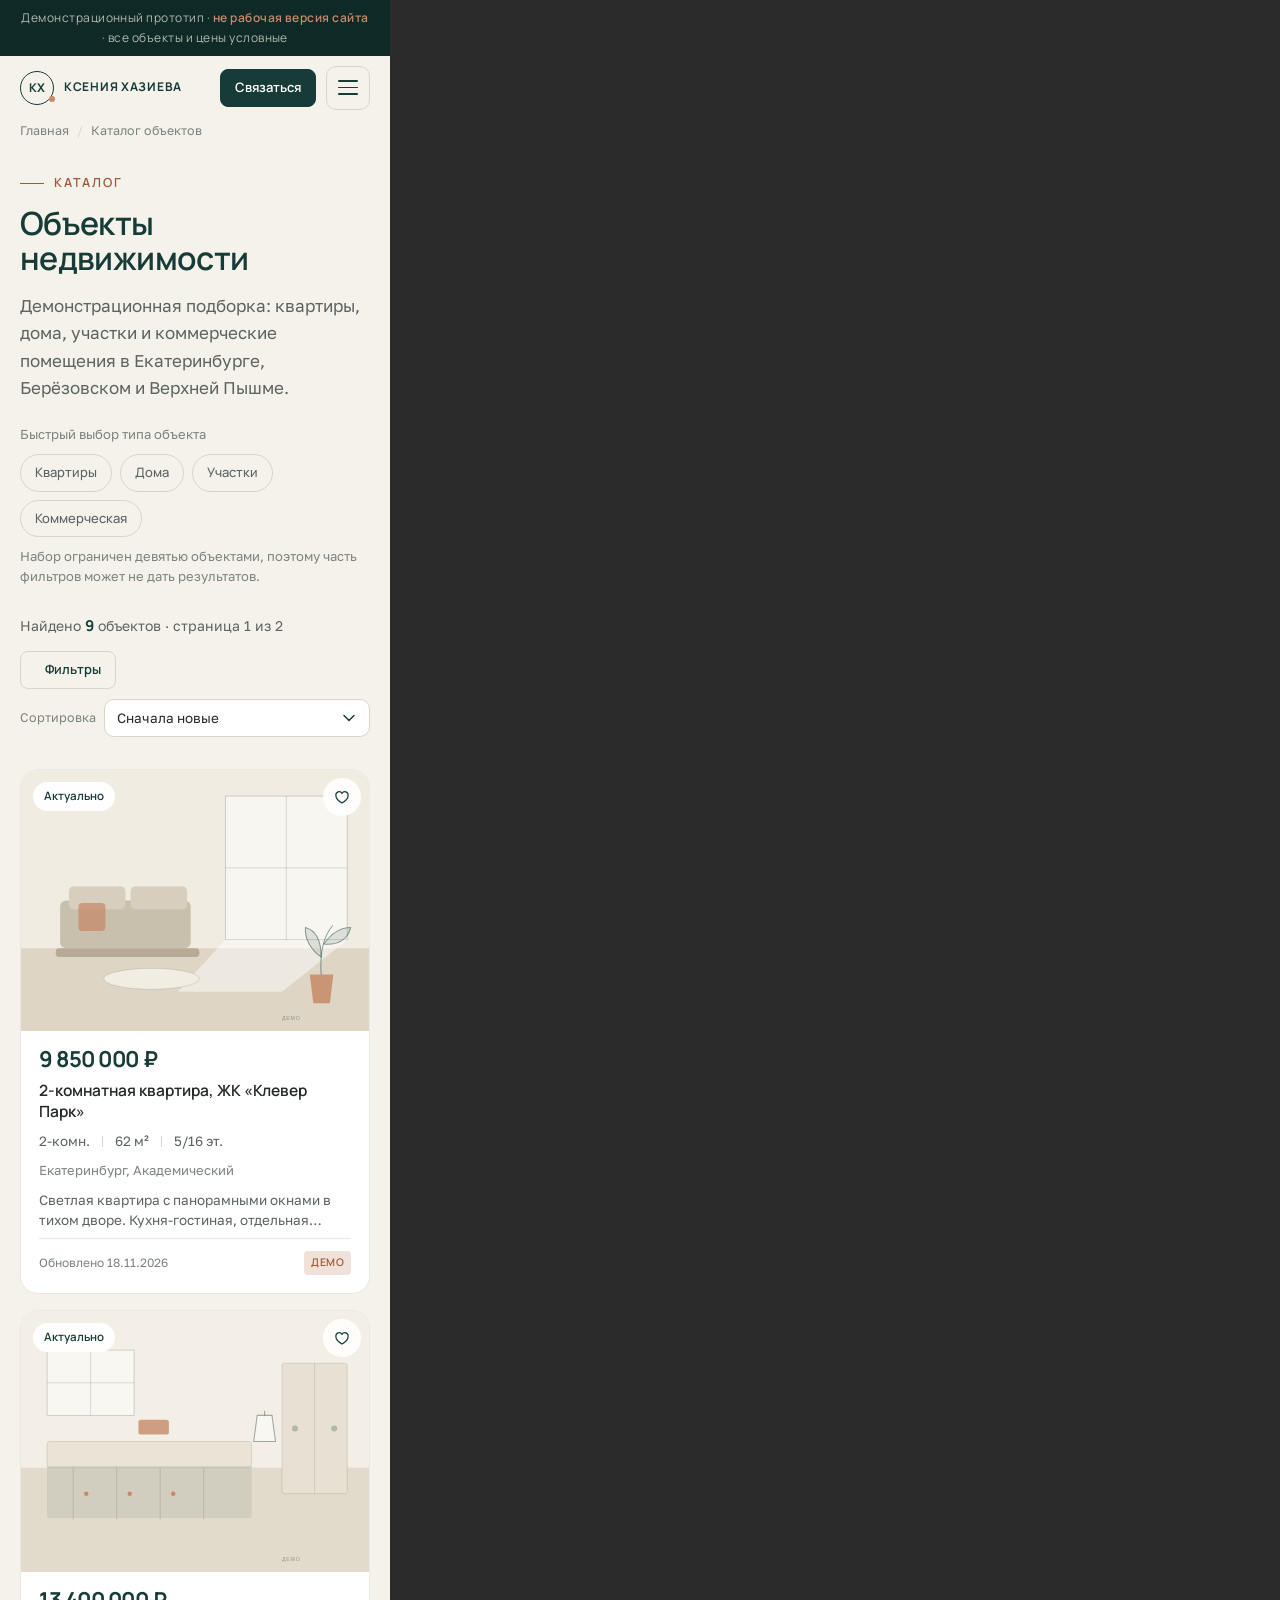
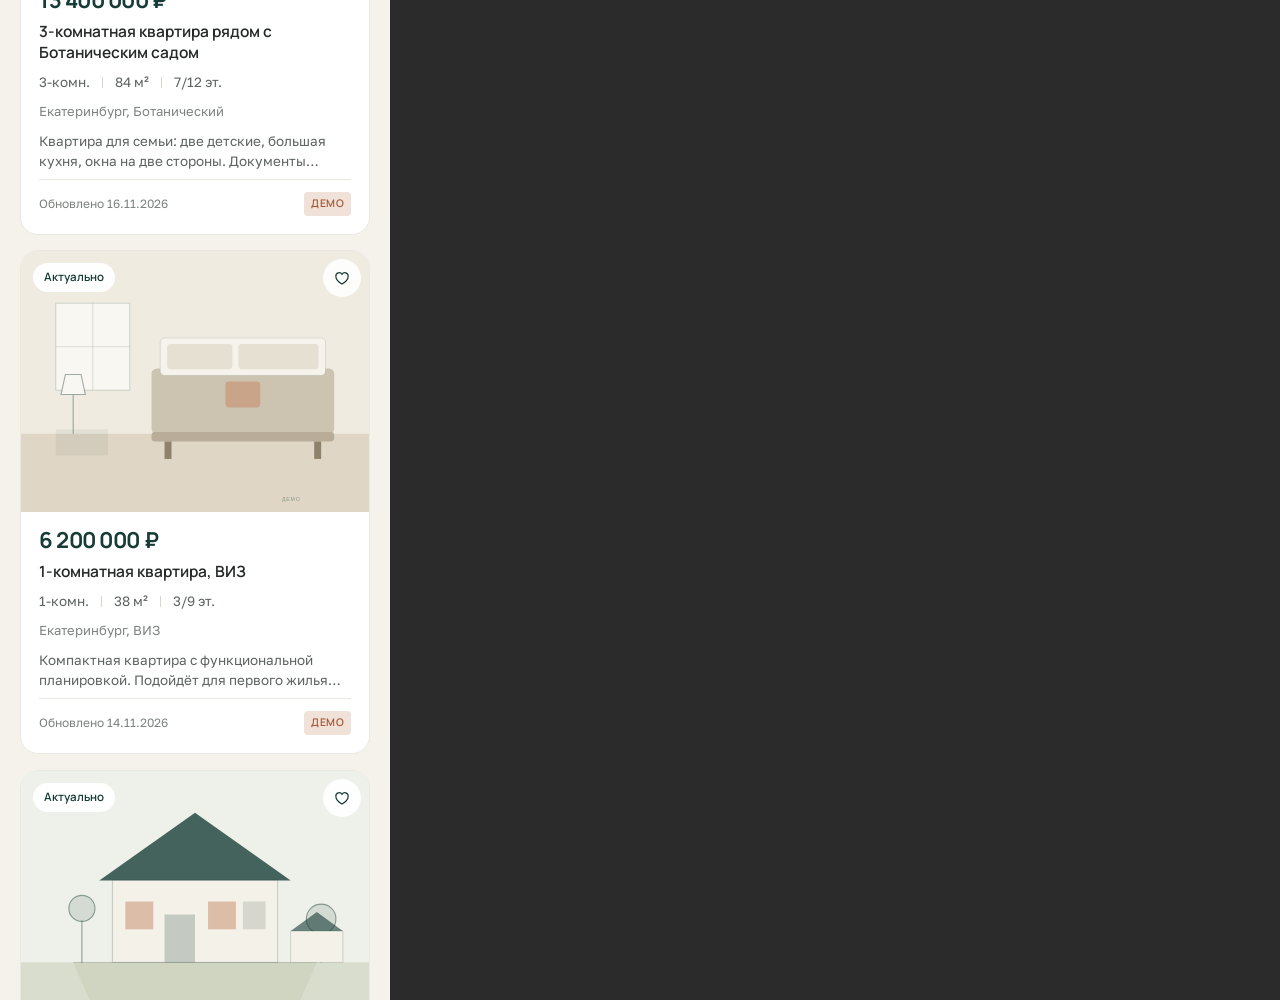
<file: _shots/frame-catalog.html>
<!DOCTYPE html>
<html lang="ru">
<head>
  <meta charset="utf-8">
  <title>Проверка вёрстки каталога на узком экране</title>
  <style>
    html, body { margin: 0; background: #2b2b2b; }
    /* headless Chrome не даёт окно уже ~500px, поэтому мобильную вёрстку смотрим в iframe шириной 390 */
    iframe { display: block; width: 390px; height: 2600px; border: 0; background: #fff; }
  </style>
</head>
<body>
  <iframe id="frame" src="../prototype/catalog.html" title="catalog.html на 390px"></iframe>
</body>
</html>
</file>
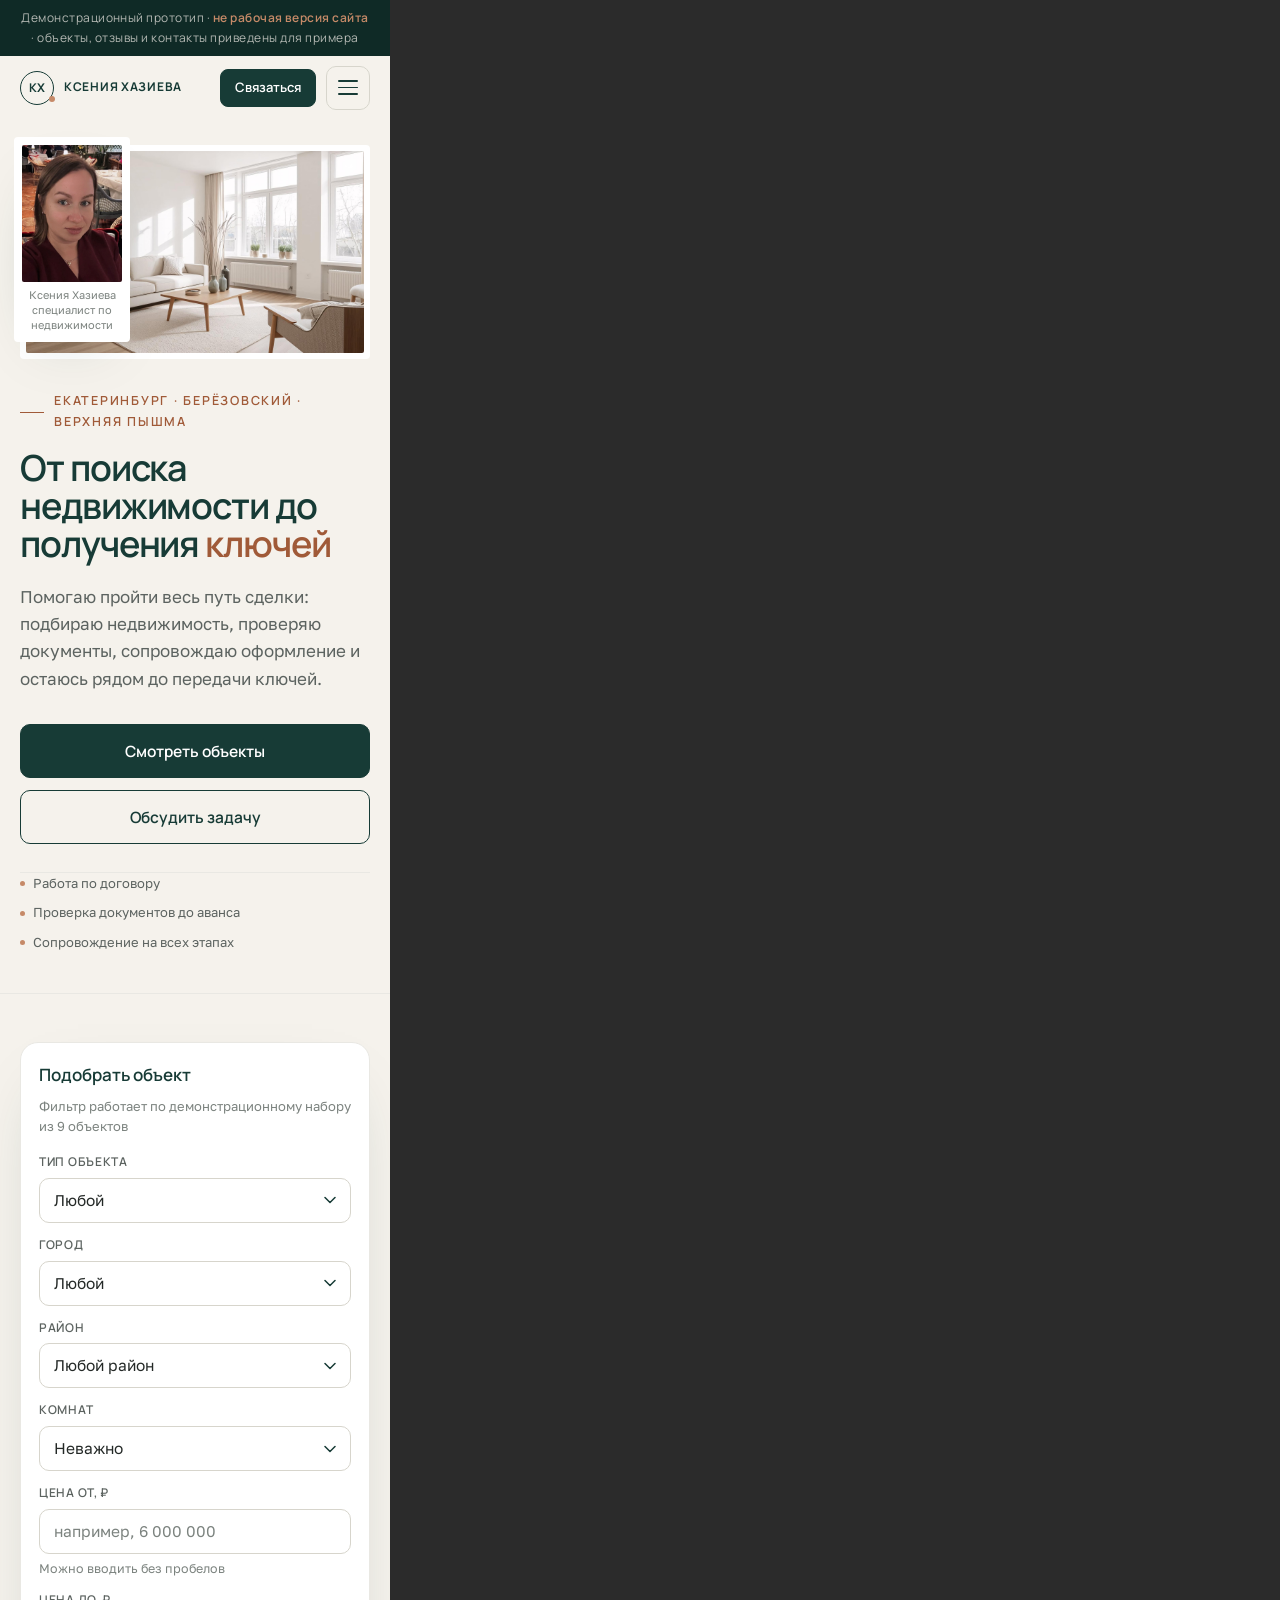
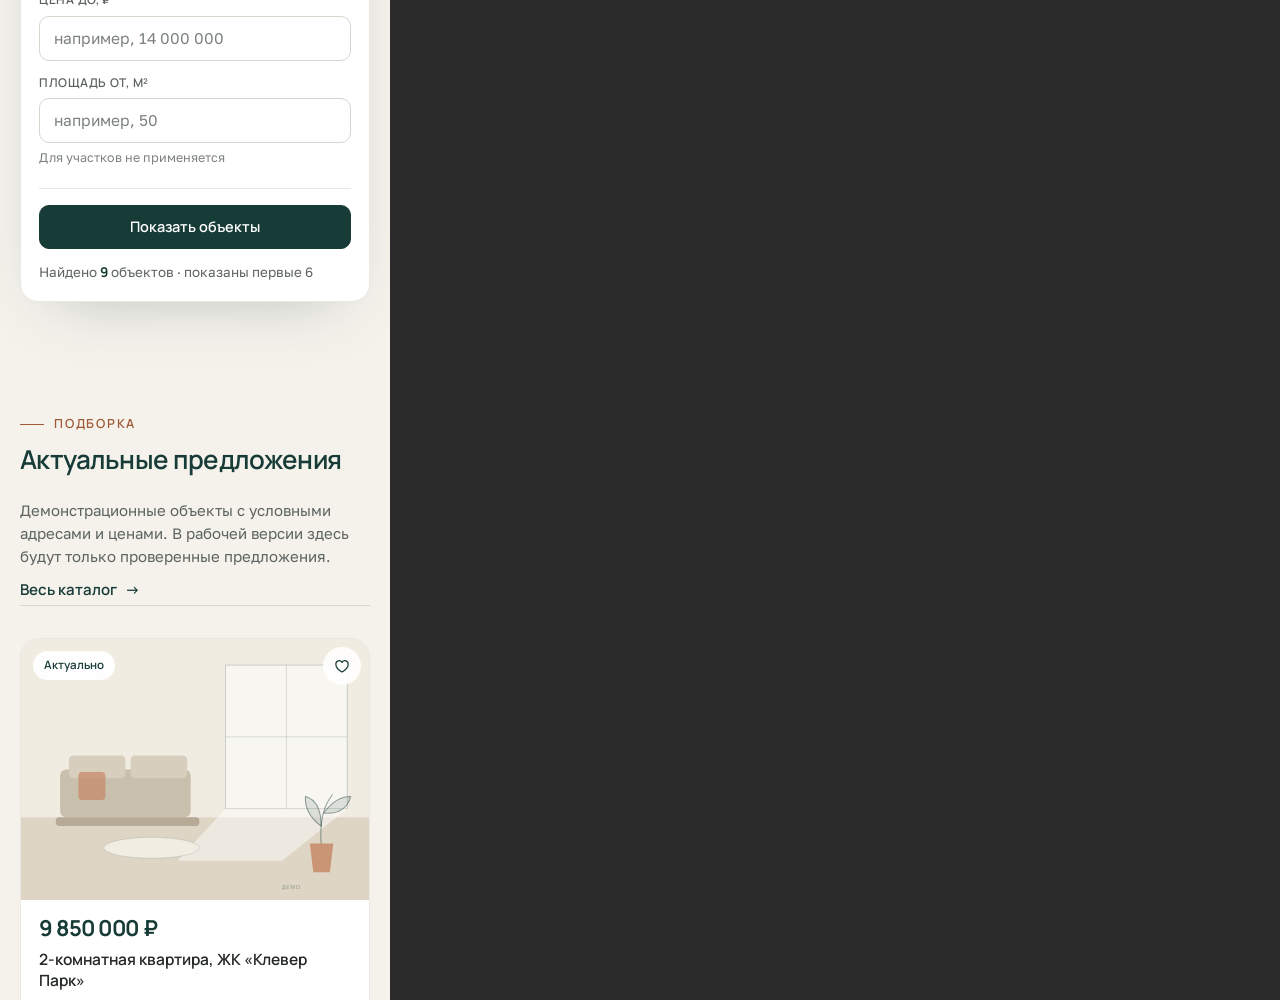
<file: _shots/frame.html>
<!DOCTYPE html>
<html lang="ru">
<head>
  <meta charset="utf-8">
  <title>Проверка вёрстки на узком экране</title>
  <style>
    html, body { margin: 0; background: #2b2b2b; }
    /* headless Chrome не даёт окно уже ~500px, поэтому мобильную вёрстку смотрим в iframe шириной 390 */
    iframe { display: block; width: 390px; height: 2600px; border: 0; background: #fff; }
  </style>
</head>
<body>
  <iframe id="frame" src="../prototype/index.html" title="index.html на 390px"></iframe>
</body>
</html>
</file>
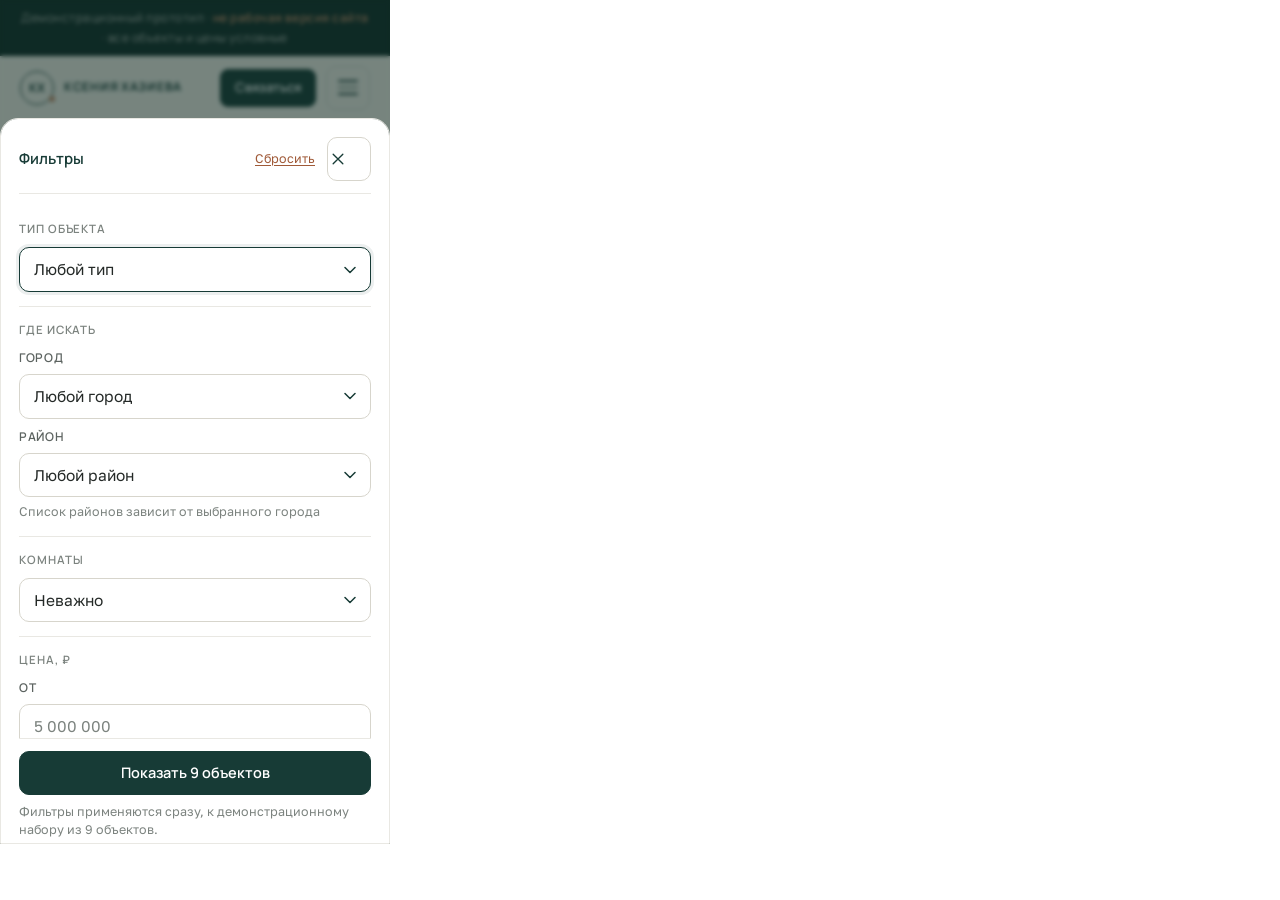
<file: _shots/shot.html>
<!doctype html>
<html lang="ru">
<head>
<meta charset="utf-8">
<title>shot</title>
<style>
  html, body { margin: 0; padding: 0; background: #fff; }
  iframe { width: 390px; height: 844px; border: 0; display: block; }
</style>
</head>
<body>
<iframe id="stage" title="stage"></iframe>
<script>
/* Мини-стенд для снятия скриншотов состояний: hash задаёт сценарий.
   #filters — открыть нижний лист фильтров каталога
   #dialog  — открыть модальное окно «Связаться» на главной */
var scenarios = {
  filters: { src: '../prototype/catalog.html', selector: '[data-open-filters]' },
  dialog: { src: '../prototype/index.html', selector: '[data-open-dialog]' }
};
var key = (location.hash || '#filters').slice(1);
var scenario = scenarios[key] || scenarios.filters;
var stage = document.getElementById('stage');

stage.addEventListener('load', function () {
  var target = stage.contentDocument && stage.contentDocument.querySelector(scenario.selector);
  if (target) setTimeout(function () { target.click(); }, 300);
});
stage.src = scenario.src;
</script>
</body>
</html>
</file>
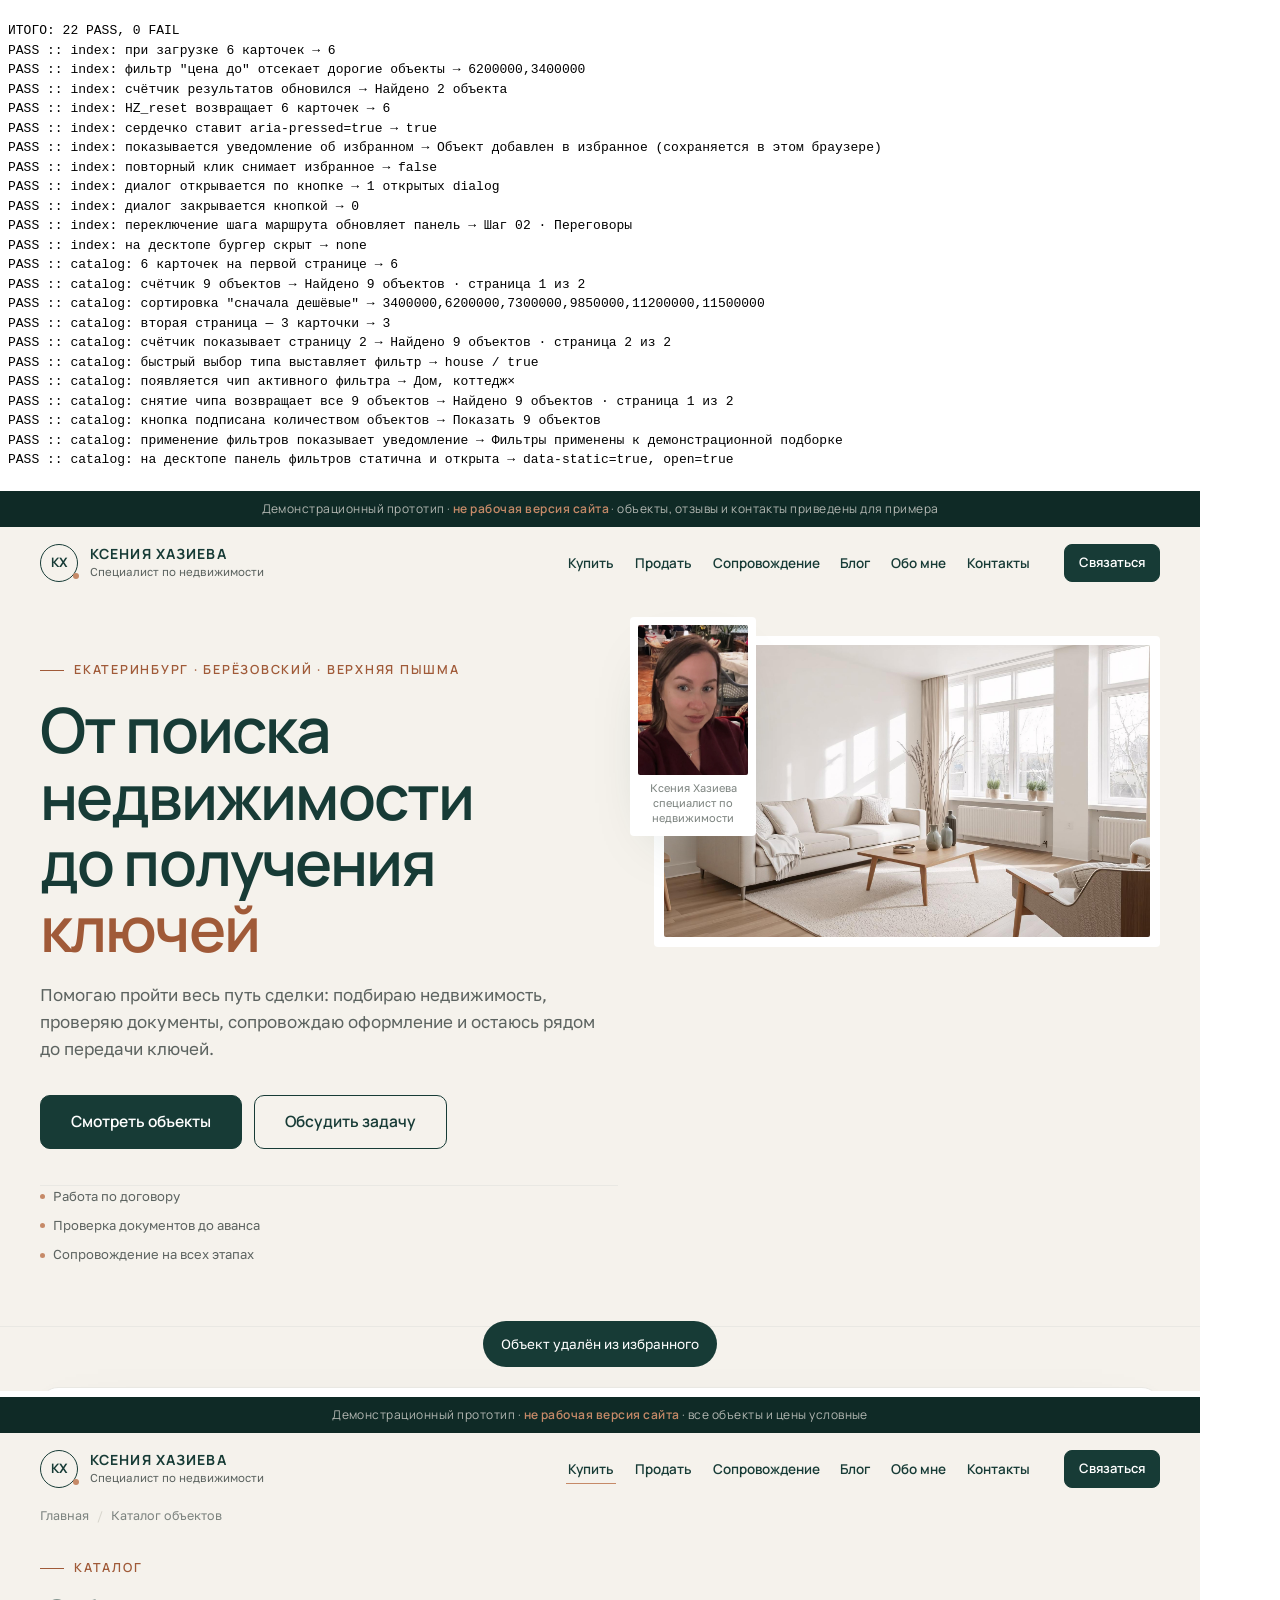
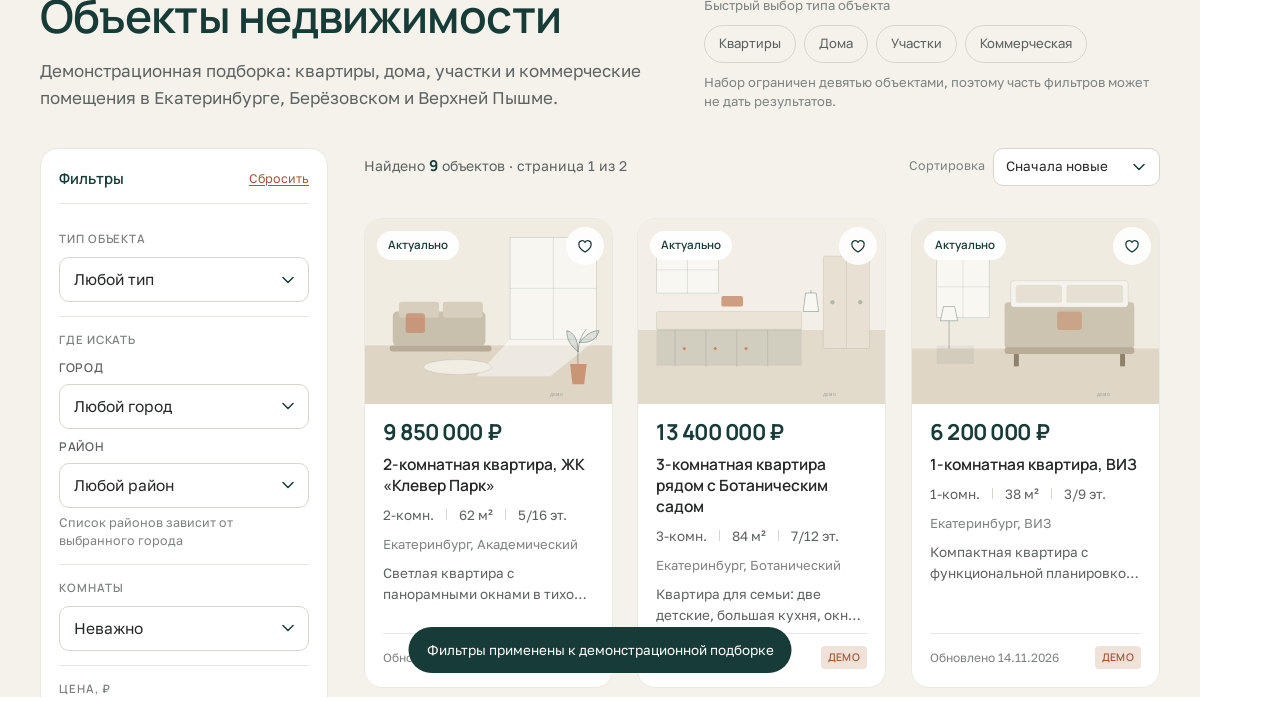
<file: _shots/test-desktop.html>
<!doctype html>
<html lang="ru">
<head>
<meta charset="utf-8">
<title>pending</title>
<style>
  body { font: 13px/1.5 monospace; margin: 0; }
  #out { white-space: pre-wrap; padding: 8px; }
  iframe { width: 1200px; height: 900px; border: 0; }
</style>
</head>
<body>
<pre id="out">pending</pre>
<iframe id="idx" src="../prototype/index.html" title="index"></iframe>
<iframe id="cat" src="../prototype/catalog.html" title="catalog"></iframe>
<script>
var log = [];

function add(pass, name, extra) {
  log.push((pass ? 'PASS' : 'FAIL') + ' :: ' + name + (extra === undefined ? '' : ' → ' + extra));
}
function docOf(id) { return document.getElementById(id).contentDocument; }
function q(d, s) { return d.querySelector(s); }
function qa(d, s) { return Array.prototype.slice.call(d.querySelectorAll(s)); }
function fire(d, el, type) {
  el.dispatchEvent(new d.defaultView.Event(type, { bubbles: true }));
}
function key(d, name) {
  d.dispatchEvent(new d.defaultView.KeyboardEvent('keydown', { key: name, bubbles: true }));
}
function cards(d, grid) { return qa(d, '#' + grid + ' .listing'); }
function prices(d, grid) {
  return cards(d, grid).map(function (c) {
    return Number(q(c, '.listing__price').textContent.replace(/\D/g, ''));
  });
}
function isAscending(list) {
  for (var i = 1; i < list.length; i++) { if (list[i] < list[i - 1]) return false; }
  return true;
}
function text(el) { return el ? el.textContent.replace(/\s+/g, ' ').trim() : ''; }
function toastVisible(d) {
  var t = q(d, '#toast');
  return !!t && t.classList.contains('is-visible') && text(t).length > 0;
}

function runIndex() {
  var d = docOf('idx');
  if (!d) { add(false, 'index: iframe доступен из теста'); return; }
  var w = d.defaultView;

  add(cards(d, 'listings-grid').length === 6, 'index: при загрузке 6 карточек', cards(d, 'listings-grid').length);

  /* Фильтр по максимальной цене через change на поле поиска */
  var maxInput = q(d, '#s-price-max');
  if (maxInput) {
    maxInput.value = '7000000';
    fire(d, maxInput, 'change');
    var p = prices(d, 'listings-grid');
    add(p.length > 0 && p.every(function (v) { return v <= 7000000; }),
      'index: фильтр "цена до" отсекает дорогие объекты', p.join(','));
    add(/Найдено\s*\d+/.test(text(q(d, '#search-result'))),
      'index: счётчик результатов обновился', text(q(d, '#search-result')));
  } else {
    add(false, 'index: поле "цена до" найдено');
  }

  /* Сброс фильтров */
  if (typeof w.HZ_reset === 'function') {
    w.HZ_reset();
    add(cards(d, 'listings-grid').length === 6, 'index: HZ_reset возвращает 6 карточек', cards(d, 'listings-grid').length);
  } else {
    add(false, 'index: window.HZ_reset определён');
  }

  /* Избранное */
  var fav = q(d, '.listing .listing__fav');
  if (fav) {
    fav.click();
    add(fav.getAttribute('aria-pressed') === 'true', 'index: сердечко ставит aria-pressed=true', fav.getAttribute('aria-pressed'));
    add(toastVisible(d), 'index: показывается уведомление об избранном', text(q(d, '#toast')));
    fav.click();
    add(fav.getAttribute('aria-pressed') === 'false', 'index: повторный клик снимает избранное', fav.getAttribute('aria-pressed'));
  } else {
    add(false, 'index: кнопка избранного найдена');
  }

  /* Диалог заявки */
  var opener = q(d, '[data-open-dialog]');
  if (opener) {
    opener.click();
    var opened = qa(d, 'dialog[open]');
    add(opened.length === 1, 'index: диалог открывается по кнопке', opened.length + ' открытых dialog');
    var closer = opened[0] && q(opened[0], '[data-close-dialog]');
    if (closer) {
      closer.click();
      add(qa(d, 'dialog[open]').length === 0, 'index: диалог закрывается кнопкой', qa(d, 'dialog[open]').length);
    } else {
      add(false, 'index: в диалоге есть кнопка закрытия');
    }
  } else {
    add(false, 'index: открыватель диалога найден');
  }

  /* Маршрут сделки */
  var steps = qa(d, '.step[data-step]');
  var panel = q(d, '#route-detail');
  if (steps.length > 1 && panel) {
    var before = text(panel);
    steps[1].click();
    add(text(panel) !== before && steps[1].classList.contains('is-active'),
      'index: переключение шага маршрута обновляет панель', text(q(panel, '.route-detail__label')));
  } else {
    add(false, 'index: шаги маршрута и панель найдены');
  }

  /* На десктопе бургер скрыт */
  var burger = q(d, '.burger');
  add(!!burger && w.getComputedStyle(burger).display === 'none',
    'index: на десктопе бургер скрыт', burger ? w.getComputedStyle(burger).display : 'нет .burger');
}

function runCatalog() {
  var d = docOf('cat');
  if (!d) { add(false, 'catalog: iframe доступен из теста'); return; }

  add(cards(d, 'catalog-grid').length === 6, 'catalog: 6 карточек на первой странице', cards(d, 'catalog-grid').length);
  add(/Найдено 9 объектов/.test(text(q(d, '#catalog-count'))), 'catalog: счётчик 9 объектов', text(q(d, '#catalog-count')));

  /* Сортировка по возрастанию цены */
  var sort = q(d, '#catalog-sort');
  if (sort) {
    sort.value = 'cheap';
    fire(d, sort, 'change');
    add(isAscending(prices(d, 'catalog-grid')), 'catalog: сортировка "сначала дешёвые"', prices(d, 'catalog-grid').join(','));
    sort.value = 'new';
    fire(d, sort, 'change');
  } else {
    add(false, 'catalog: селект сортировки найден');
  }

  /* Пагинация */
  var pager = q(d, '#catalog-pagination');
  var page2 = pager && q(pager, '.pagination__btn[data-page="2"]');
  if (page2) {
    page2.click();
    add(cards(d, 'catalog-grid').length === 3, 'catalog: вторая страница — 3 карточки', cards(d, 'catalog-grid').length);
    add(/страница 2 из 2/.test(text(q(d, '#catalog-count'))), 'catalog: счётчик показывает страницу 2', text(q(d, '#catalog-count')));
  } else {
    add(false, 'catalog: кнопка второй страницы найдена');
  }

  /* Быстрый выбор типа объекта */
  var quick = q(d, '[data-quick-type="house"]');
  var typeSel = q(d, '#f-type');
  if (quick && typeSel) {
    quick.click();
    add(typeSel.value === 'house' && quick.getAttribute('aria-pressed') === 'true',
      'catalog: быстрый выбор типа выставляет фильтр', typeSel.value + ' / ' + quick.getAttribute('aria-pressed'));
    var chipsEl = q(d, '#active-filters');
    add(!!chipsEl && !chipsEl.hidden && chipsEl.querySelectorAll('.active-filter').length > 0,
      'catalog: появляется чип активного фильтра', text(chipsEl));
  } else {
    add(false, 'catalog: чип быстрого выбора и селект типа найдены');
  }

  /* Снятие чипа */
  var clearBtn = q(d, '#active-filters [data-clear="type"]');
  if (clearBtn) {
    clearBtn.click();
    add(/Найдено 9 объектов/.test(text(q(d, '#catalog-count'))) && q(d, '#f-type').value === '',
      'catalog: снятие чипа возвращает все 9 объектов', text(q(d, '#catalog-count')));
  } else {
    add(false, 'catalog: крестик чипа найден');
  }

  /* Кнопка применения фильтров и статичная панель на десктопе */
  var submit = q(d, '#filters-submit');
  if (submit) {
    add(/Показать 9 объектов/.test(text(submit)), 'catalog: кнопка подписана количеством объектов', text(submit));
    submit.click();
    add(toastVisible(d), 'catalog: применение фильтров показывает уведомление', text(q(d, '#toast')));
    var dlg = q(d, '#filters');
    add(!!dlg && dlg.hasAttribute('data-static') && dlg.hasAttribute('open'),
      'catalog: на десктопе панель фильтров статична и открыта',
      dlg ? ('data-static=' + dlg.hasAttribute('data-static') + ', open=' + dlg.hasAttribute('open')) : 'нет #filters');
  } else {
    add(false, 'catalog: кнопка применения фильтров найдена');
  }
}

function finish() {
  var passed = log.filter(function (l) { return l.indexOf('PASS') === 0; }).length;
  var failed = log.length - passed;
  var head = 'ИТОГО: ' + passed + ' PASS, ' + failed + ' FAIL';
  document.getElementById('out').textContent = [head].concat(log).join('\n');
  document.title = head;
}

window.addEventListener('load', function () {
  setTimeout(function () {
    try { runIndex(); } catch (e) { add(false, 'index: исключение', e.message); }
    try { runCatalog(); } catch (e) { add(false, 'catalog: исключение', e.message); }
    finish();
  }, 700);
});
</script>
</body>
</html>
</file>
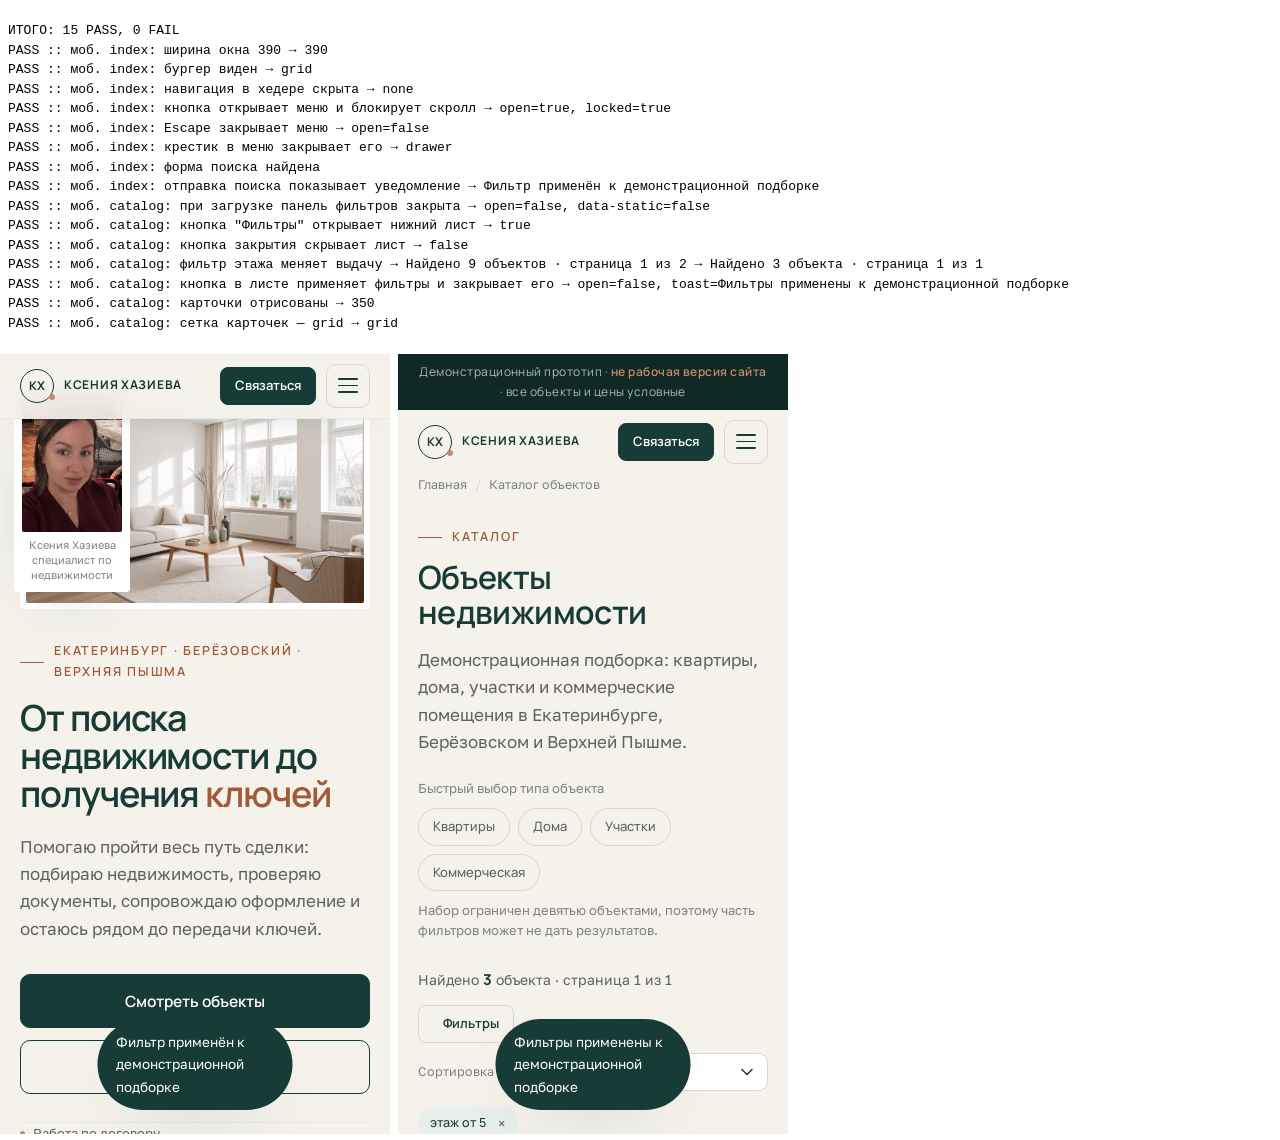
<file: _shots/test-mobile.html>
<!doctype html>
<html lang="ru">
<head>
<meta charset="utf-8">
<title>pending</title>
<style>
  body { font: 13px/1.5 monospace; margin: 0; }
  #out { white-space: pre-wrap; padding: 8px; }
  iframe { width: 390px; height: 780px; border: 0; }
</style>
</head>
<body>
<pre id="out">pending</pre>
<iframe id="idx" src="../prototype/index.html" title="index"></iframe>
<iframe id="cat" src="../prototype/catalog.html" title="catalog"></iframe>
<script>
var log = [];

function add(pass, name, extra) {
  log.push((pass ? 'PASS' : 'FAIL') + ' :: ' + name + (extra === undefined ? '' : ' → ' + extra));
}
function docOf(id) { return document.getElementById(id).contentDocument; }
function q(d, s) { return d.querySelector(s); }
function qa(d, s) { return Array.prototype.slice.call(d.querySelectorAll(s)); }
function text(el) { return el ? el.textContent.replace(/\s+/g, ' ').trim() : ''; }
function key(d, name) {
  d.dispatchEvent(new d.defaultView.KeyboardEvent('keydown', { key: name, bubbles: true }));
}
function toastVisible(d) {
  var t = q(d, '#toast');
  return !!t && t.classList.contains('is-visible') && text(t).length > 0;
}
function wide(d) { return d.defaultView.innerWidth; }

function runIndexMobile() {
  var d = docOf('idx');
  if (!d) { add(false, 'моб. index: iframe доступен из теста'); return; }
  var w = d.defaultView;

  add(wide(d) === 390, 'моб. index: ширина окна 390', wide(d));

  var burger = q(d, '.burger');
  add(!!burger && w.getComputedStyle(burger).display !== 'none',
    'моб. index: бургер виден', burger ? w.getComputedStyle(burger).display : 'нет .burger');

  var nav = q(d, '.nav');
  add(!!nav && w.getComputedStyle(nav).display === 'none',
    'моб. index: навигация в хедере скрыта', nav ? w.getComputedStyle(nav).display : 'нет .nav');

  var opener = q(d, '[data-open-menu]');
  var drawer = q(d, '#mobile-menu');
  if (opener && drawer) {
    opener.click();
    add(drawer.classList.contains('is-open') && !drawer.hasAttribute('hidden') &&
        d.body.classList.contains('is-locked') && opener.getAttribute('aria-expanded') === 'true',
      'моб. index: кнопка открывает меню и блокирует скролл',
      'open=' + drawer.classList.contains('is-open') + ', locked=' + d.body.classList.contains('is-locked'));
    key(d, 'Escape');
    add(!drawer.classList.contains('is-open') && drawer.hasAttribute('hidden') &&
        !d.body.classList.contains('is-locked') && opener.getAttribute('aria-expanded') === 'false',
      'моб. index: Escape закрывает меню', 'open=' + drawer.classList.contains('is-open'));

    opener.click();
    var innerClose = q(drawer, '[data-close-menu]');
    if (innerClose) {
      innerClose.click();
      add(!drawer.classList.contains('is-open'), 'моб. index: крестик в меню закрывает его', drawer.className);
    } else {
      add(false, 'моб. index: крестик внутри меню найден');
    }
  } else {
    add(false, 'моб. index: кнопка меню и панель найдены');
  }

  var form = q(d, '#search-form');
  add(!!form, 'моб. index: форма поиска найдена');
  if (form) {
    var submit = q(form, '[type="submit"]');
    if (submit) {
      submit.click();
      add(toastVisible(d), 'моб. index: отправка поиска показывает уведомление', text(q(d, '#toast')));
    } else {
      add(false, 'моб. index: кнопка поиска найдена');
    }
  }
}

function runCatalogMobile() {
  var d = docOf('cat');
  if (!d) { add(false, 'моб. catalog: iframe доступен из теста'); return; }
  var w = d.defaultView;

  var dlg = q(d, '#filters');
  if (!dlg) { add(false, 'моб. catalog: панель фильтров найдена'); return; }

  add(!dlg.hasAttribute('open') && !dlg.hasAttribute('data-static'),
    'моб. catalog: при загрузке панель фильтров закрыта',
    'open=' + dlg.hasAttribute('open') + ', data-static=' + dlg.hasAttribute('data-static'));

  var opener = q(d, '[data-open-filters]');
  if (opener) {
    opener.click();
    add(dlg.open === true, 'моб. catalog: кнопка "Фильтры" открывает нижний лист', dlg.open);
    var closer = q(dlg, '[data-close-filters]');
    if (closer) {
      closer.click();
      add(dlg.open === false, 'моб. catalog: кнопка закрытия скрывает лист', dlg.open);
    } else {
      add(false, 'моб. catalog: кнопка закрытия листа найдена');
    }
  } else {
    add(false, 'моб. catalog: кнопка "Фильтры" найдена');
  }

  /* Применение фильтра из листа: этаж от 5 */
  var floorMin = q(d, '#f-floor-min');
  var before = text(q(d, '#catalog-count'));
  if (opener && floorMin) {
    opener.click();
    floorMin.value = '5';
    floorMin.dispatchEvent(new d.defaultView.Event('change', { bubbles: true }));
    var after = text(q(d, '#catalog-count'));
    add(after !== before && !/Найдено 9 /.test(after), 'моб. catalog: фильтр этажа меняет выдачу', before + ' → ' + after);
    var submit = q(d, '#filters-submit');
    if (submit) {
      submit.click();
      add(dlg.open === false && toastVisible(d),
        'моб. catalog: кнопка в листе применяет фильтры и закрывает его',
        'open=' + dlg.open + ', toast=' + text(q(d, '#toast')));
    } else {
      add(false, 'моб. catalog: кнопка применения найдена');
    }
  } else {
    add(false, 'моб. catalog: поле "этаж от" найдено');
  }

  /* Карточки отрисованы, сетка — grid */
  var firstCard = q(d, '#catalog-grid .listing');
  var gridEl = q(d, '#catalog-grid');
  add(!!firstCard, 'моб. catalog: карточки отрисованы',
    firstCard ? firstCard.getBoundingClientRect().width.toFixed(0) : '0');
  add(!!gridEl && w.getComputedStyle(gridEl).display === 'grid',
    'моб. catalog: сетка карточек — grid', gridEl ? w.getComputedStyle(gridEl).display : 'нет сетки');
}

function finish() {
  var passed = log.filter(function (l) { return l.indexOf('PASS') === 0; }).length;
  var failed = log.length - passed;
  var head = 'ИТОГО: ' + passed + ' PASS, ' + failed + ' FAIL';
  document.getElementById('out').textContent = [head].concat(log).join('\n');
  document.title = head;
}

window.addEventListener('load', function () {
  setTimeout(function () {
    try { runIndexMobile(); } catch (e) { add(false, 'моб. index: исключение', e.message); }
    try { runCatalogMobile(); } catch (e) { add(false, 'моб. catalog: исключение', e.message); }
    finish();
  }, 700);
});
</script>
</body>
</html>
</file>
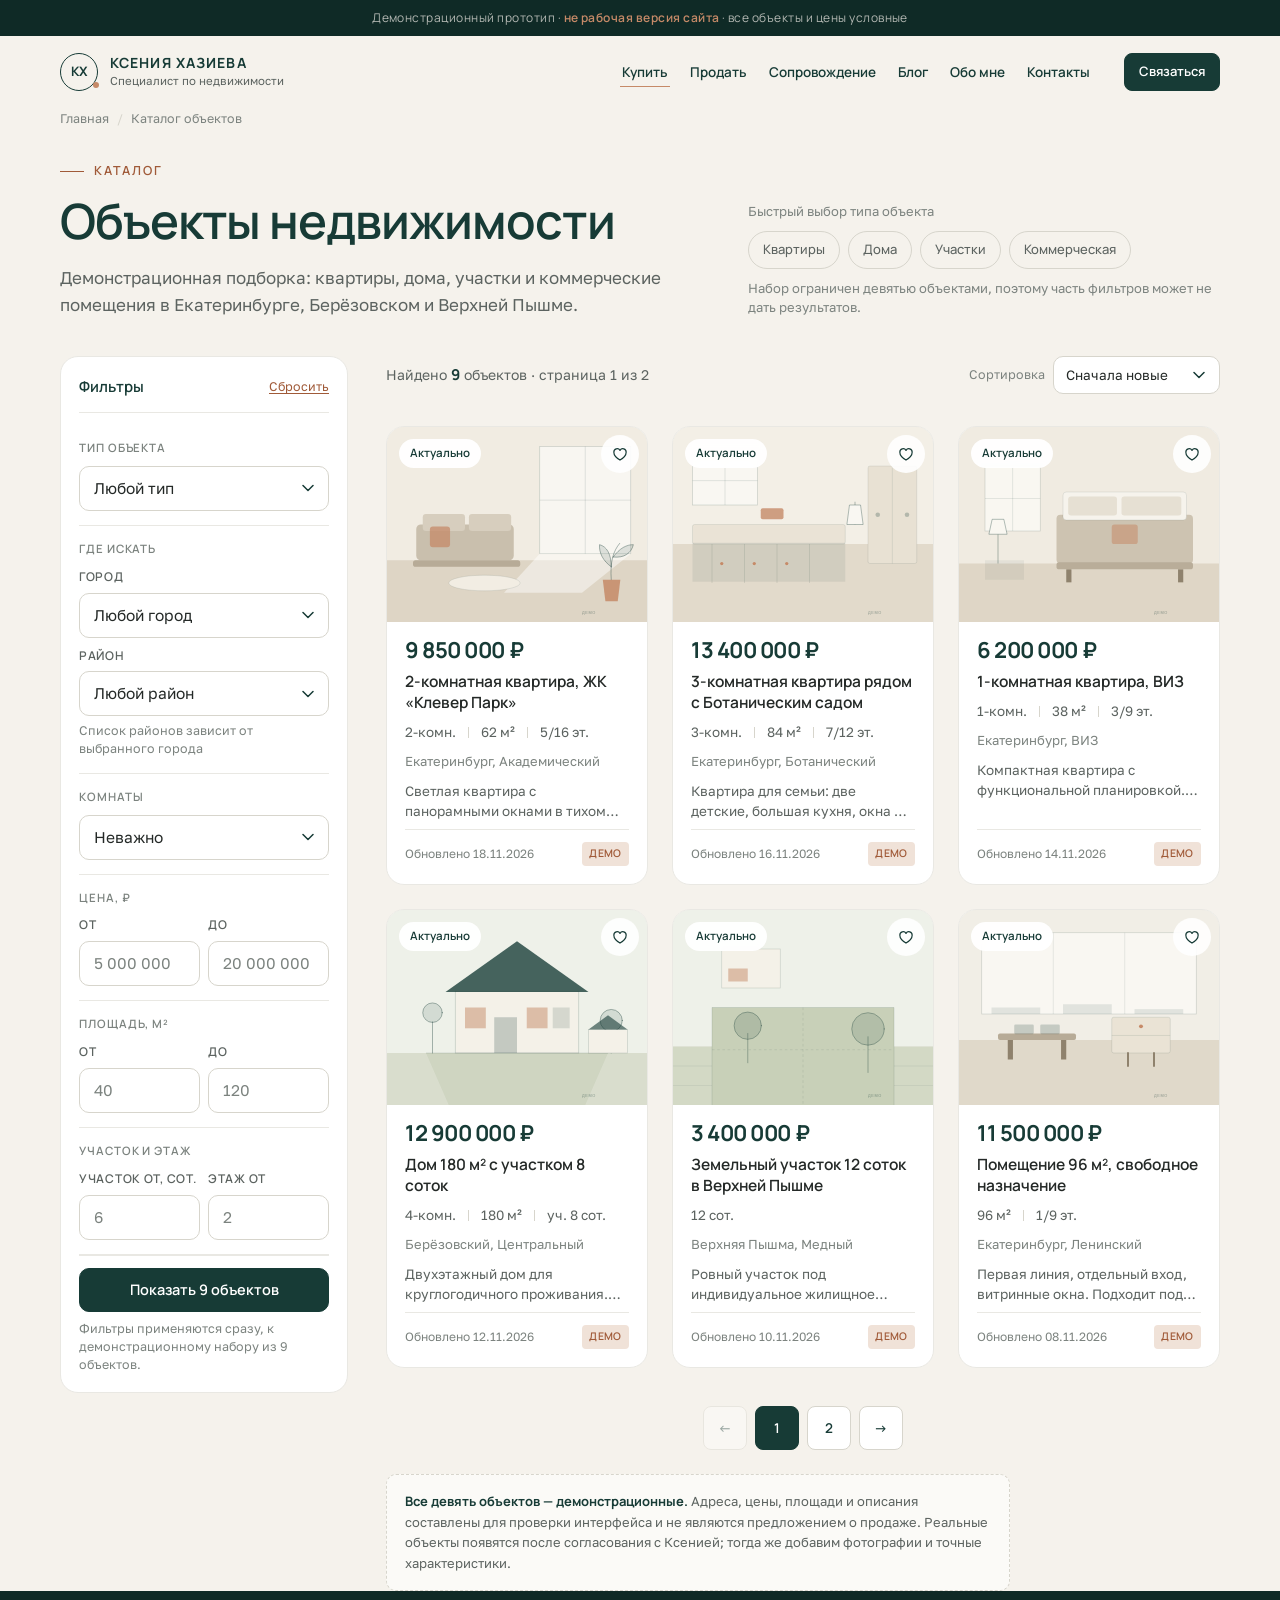
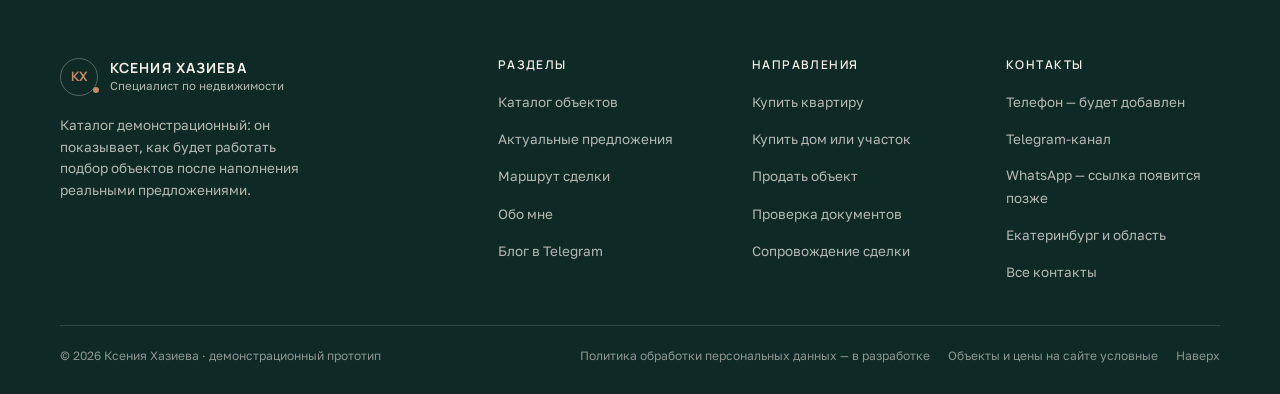
<file: prototype/catalog.html>
<!DOCTYPE html>
<html lang="ru">
<head>
  <meta charset="utf-8">
  <meta name="viewport" content="width=device-width, initial-scale=1">
  <meta name="robots" content="noindex, nofollow">
  <title>Каталог объектов — Ксения Хазиева | Демонстрационный прототип</title>
  <meta name="description" content="Демонстрационный каталог объектов недвижимости в Екатеринбурге и области: фильтры по типу, городу, району, комнатам, цене и площади. Все объекты — примеры.">
  <meta name="theme-color" content="#173B36">
  <link rel="preconnect" href="https://fonts.googleapis.com">
  <link rel="preconnect" href="https://fonts.gstatic.com" crossorigin>
  <link href="https://fonts.googleapis.com/css2?family=Golos+Text:wght@400;500;600&family=Manrope:wght@500;600;700;800&display=swap" rel="stylesheet">
  <link rel="stylesheet" href="assets/css/tokens.css">
  <link rel="stylesheet" href="assets/css/site.css">
</head>
<body>
  <a class="skip-link" href="#main">Перейти к содержимому</a>

  <div class="proto-bar">
    Демонстрационный прототип · <strong>не рабочая версия сайта</strong> · все объекты и цены условные
  </div>

  <header class="site-header" data-header>
    <div class="container header__inner">
      <a class="brand" href="index.html" aria-label="Ксения Хазиева — на главную">
        <span class="brand__mark" aria-hidden="true">КХ</span>
        <span>
          <span class="brand__name">Ксения Хазиева</span>
          <span class="brand__role">Специалист по недвижимости</span>
        </span>
      </a>

      <nav class="nav" aria-label="Основная навигация">
        <a class="nav__link" href="catalog.html" aria-current="page">Купить</a>
        <a class="nav__link" href="index.html#sell">Продать</a>
        <a class="nav__link" href="index.html#route">Сопровождение</a>
        <a class="nav__link" href="telegram.html">Блог</a>
        <a class="nav__link" href="index.html#about">Обо мне</a>
        <a class="nav__link" href="index.html#contacts">Контакты</a>
      </nav>

      <div class="header__actions">
        <button class="btn btn--sm" type="button" data-open-dialog="dialog-consult">Связаться</button>
        <button class="icon-btn burger" type="button" data-open-menu aria-expanded="false"
                aria-controls="mobile-menu" aria-label="Открыть меню">
          <span class="burger__lines" aria-hidden="true"><span></span><span></span><span></span></span>
        </button>
      </div>
    </div>
  </header>

  <main id="main">
    <div class="container">
      <nav aria-label="Хлебные крошки">
        <ol class="breadcrumbs">
          <li><a href="index.html">Главная</a></li>
          <li><span aria-current="page">Каталог объектов</span></li>
        </ol>
      </nav>

      <div class="page-head" id="catalog-top">
        <div class="page-head__grid">
          <div>
            <p class="kicker">Каталог</p>
            <h1 class="h1 page-head__title">Объекты недвижимости</h1>
            <p class="lead" style="margin-top: 16px;">
              Демонстрационная подборка: квартиры, дома, участки и коммерческие помещения
              в Екатеринбурге, Берёзовском и Верхней Пышме.
            </p>
          </div>

          <div class="page-head__aside">
            <p class="tiny">Быстрый выбор типа объекта</p>
            <div class="city-chips">
              <button class="chip" type="button" data-quick-type="apartment" aria-pressed="false">Квартиры</button>
              <button class="chip" type="button" data-quick-type="house" aria-pressed="false">Дома</button>
              <button class="chip" type="button" data-quick-type="land" aria-pressed="false">Участки</button>
              <button class="chip" type="button" data-quick-type="commercial" aria-pressed="false">Коммерческая</button>
            </div>
            <p class="tiny">
              Набор ограничен девятью объектами, поэтому часть фильтров может не дать результатов.
            </p>
          </div>
        </div>
      </div>

      <div class="catalog">
        <dialog class="filters" id="filters" aria-labelledby="filters-title">
          <div class="filters__head">
            <p class="filters__title" id="filters-title">Фильтры</p>
            <div class="row-16" style="gap: 12px;">
              <button class="filters__reset" type="button" data-reset-filters>Сбросить</button>
              <button class="icon-btn filters-toggle" type="button" data-close-filters
                      aria-label="Закрыть фильтры">
                <span data-icon="close"></span>
              </button>
            </div>
          </div>

          <div class="filters__group" role="group" aria-labelledby="f-group-type">
            <p class="filters__legend" id="f-group-type">Тип объекта</p>
            <div class="field">
              <label class="field__label sr-only" for="f-type">Тип объекта</label>
              <select class="field__control" id="f-type" name="type">
                <option value="">Любой тип</option>
                <option value="apartment">Квартира</option>
                <option value="house">Дом, коттедж</option>
                <option value="land">Земельный участок</option>
                <option value="commercial">Коммерческая</option>
              </select>
            </div>
          </div>

          <div class="filters__group" role="group" aria-labelledby="f-group-place">
            <p class="filters__legend" id="f-group-place">Где искать</p>
            <div class="field">
              <label class="field__label" for="f-city">Город</label>
              <select class="field__control" id="f-city" name="city">
                <option value="">Любой город</option>
                <option value="ekb">Екатеринбург</option>
                <option value="berez">Берёзовский</option>
                <option value="vpyshma">Верхняя Пышма</option>
              </select>
            </div>
            <div class="field">
              <label class="field__label" for="f-district">Район</label>
              <select class="field__control" id="f-district" name="district">
                <option value="">Любой район</option>
                <option value="Академический">Академический</option>
                <option value="Ботанический">Ботанический</option>
                <option value="ВИЗ">ВИЗ</option>
                <option value="Октябрьский">Октябрьский</option>
                <option value="Чкаловский">Чкаловский</option>
              </select>
              <p class="field__hint">Список районов зависит от выбранного города</p>
            </div>
          </div>

          <div class="filters__group" role="group" aria-labelledby="f-group-rooms">
            <p class="filters__legend" id="f-group-rooms">Комнаты</p>
            <div class="field">
              <label class="field__label sr-only" for="f-rooms">Количество комнат</label>
              <select class="field__control" id="f-rooms" name="rooms">
                <option value="">Неважно</option>
                <option value="1">1 комната</option>
                <option value="2">2 комнаты</option>
                <option value="3">3 комнаты</option>
                <option value="4+">4 и больше</option>
              </select>
            </div>
          </div>

          <div class="filters__group" role="group" aria-labelledby="f-group-price">
            <p class="filters__legend" id="f-group-price">Цена, ₽</p>
            <div class="filters__row">
              <div class="field">
                <label class="field__label" for="f-price-min">От</label>
                <input class="field__control" id="f-price-min" name="price-min" type="text"
                       inputmode="numeric" placeholder="5 000 000" autocomplete="off">
              </div>
              <div class="field">
                <label class="field__label" for="f-price-max">До</label>
                <input class="field__control" id="f-price-max" name="price-max" type="text"
                       inputmode="numeric" placeholder="20 000 000" autocomplete="off">
              </div>
            </div>
          </div>

          <div class="filters__group" role="group" aria-labelledby="f-group-area">
            <p class="filters__legend" id="f-group-area">Площадь, м²</p>
            <div class="filters__row">
              <div class="field">
                <label class="field__label" for="f-area-min">От</label>
                <input class="field__control" id="f-area-min" name="area-min" type="text"
                       inputmode="numeric" placeholder="40" autocomplete="off">
              </div>
              <div class="field">
                <label class="field__label" for="f-area-max">До</label>
                <input class="field__control" id="f-area-max" name="area-max" type="text"
                       inputmode="numeric" placeholder="120" autocomplete="off">
              </div>
            </div>
          </div>

          <div class="filters__group" role="group" aria-labelledby="f-group-extra">
            <p class="filters__legend" id="f-group-extra">Участок и этаж</p>
            <div class="filters__row">
              <div class="field">
                <label class="field__label" for="f-plot-min">Участок от, сот.</label>
                <input class="field__control" id="f-plot-min" name="plot-min" type="text"
                       inputmode="numeric" placeholder="6" autocomplete="off">
              </div>
              <div class="field">
                <label class="field__label" for="f-floor-min">Этаж от</label>
                <input class="field__control" id="f-floor-min" name="floor-min" type="text"
                       inputmode="numeric" placeholder="2" autocomplete="off">
              </div>
            </div>
          </div>

          <div class="filters__foot">
            <button class="btn btn--block" type="button" id="filters-submit">Показать объекты</button>
            <p class="field__hint">
              Фильтры применяются сразу, к демонстрационному набору из 9 объектов.
            </p>
          </div>
        </dialog>

        <div>
          <div class="results-bar">
            <p class="results-bar__count" id="catalog-count" role="status" aria-live="polite">
              Подбираем объекты по демонстрационной базе
            </p>
            <div class="results-bar__tools">
              <button class="btn btn--ghost btn--sm filters-toggle" type="button" data-open-filters>
                <span data-icon="sliders"></span>
                Фильтры
              </button>
              <div class="sort">
                <label for="catalog-sort">Сортировка</label>
                <select class="field__control" id="catalog-sort">
                  <option value="new">Сначала новые</option>
                  <option value="cheap">Сначала дешевле</option>
                  <option value="expensive">Сначала дороже</option>
                  <option value="area">По площади</option>
                </select>
              </div>
            </div>
          </div>

          <div class="active-filters" id="active-filters" hidden></div>

          <noscript>
            <p class="catalog-note" style="margin-top: 0; margin-bottom: var(--sp-4);">
              Для фильтров, сортировки, пагинации и избранного нужен JavaScript:
              без него подборка объектов не отображается. Демонстрационные объекты
              перечислены в разделе «Актуальные предложения» на главной странице.
            </p>
          </noscript>

          <div class="catalog__grid" id="catalog-grid"></div>

          <nav class="pagination" id="catalog-pagination" aria-label="Страницы каталога" hidden></nav>

          <p class="catalog-note">
            <strong>Все девять объектов — демонстрационные.</strong>
            Адреса, цены, площади и описания составлены для проверки интерфейса и не являются
            предложением о продаже. Реальные объекты появятся после согласования с Ксенией;
            тогда же добавим фотографии и точные характеристики.
          </p>
        </div>
      </div>
    </div>
  </main>

  <footer class="site-footer">
    <div class="container">
      <div class="footer__grid">
        <div class="footer__brand">
          <a class="brand" href="index.html" aria-label="Ксения Хазиева — на главную">
            <span class="brand__mark" aria-hidden="true">КХ</span>
            <span>
              <span class="brand__name">Ксения Хазиева</span>
              <span class="brand__role">Специалист по недвижимости</span>
            </span>
          </a>
          <p class="footer__tagline">
            Каталог демонстрационный: он показывает, как будет работать подбор
            объектов после наполнения реальными предложениями.
          </p>
        </div>

        <div>
          <p class="footer__title">Разделы</p>
          <ul class="footer__list">
            <li><a href="catalog.html">Каталог объектов</a></li>
            <li><a href="index.html#actual">Актуальные предложения</a></li>
            <li><a href="index.html#route">Маршрут сделки</a></li>
            <li><a href="index.html#about">Обо мне</a></li>
            <li><a href="telegram.html">Блог в Telegram</a></li>
          </ul>
        </div>

        <div>
          <p class="footer__title">Направления</p>
          <ul class="footer__list">
            <li><a href="catalog.html">Купить квартиру</a></li>
            <li><a href="catalog.html">Купить дом или участок</a></li>
            <li><a href="index.html#sell">Продать объект</a></li>
            <li><a href="index.html#route">Проверка документов</a></li>
            <li><a href="index.html#route">Сопровождение сделки</a></li>
          </ul>
        </div>

        <div>
          <p class="footer__title">Контакты</p>
          <ul class="footer__list">
            <li><span>Телефон — будет добавлен</span></li>
            <li>
              <span data-tg-fallback>Telegram — ссылка появится позже</span>
              <a data-tg-link href="https://t.me/" target="_blank" rel="noopener" hidden>Telegram-канал</a>
            </li>
            <li><span>WhatsApp — ссылка появится позже</span></li>
            <li><span>Екатеринбург и область</span></li>
            <li><a href="index.html#contacts">Все контакты</a></li>
          </ul>
        </div>
      </div>

      <div class="footer__bottom">
        <p>© 2026 Ксения Хазиева · демонстрационный прототип</p>
        <div class="footer__legal">
          <span>Политика обработки персональных данных — в разработке</span>
          <span>Объекты и цены на сайте условные</span>
          <a href="#main">Наверх</a>
        </div>
      </div>
    </div>
  </footer>

  <div class="drawer" id="mobile-menu" hidden>
    <div class="drawer__head">
      <a class="brand" href="index.html" aria-label="Ксения Хазиева — на главную">
        <span class="brand__mark" aria-hidden="true">КХ</span>
        <span>
          <span class="brand__name">Ксения Хазиева</span>
          <span class="brand__role">Специалист по недвижимости</span>
        </span>
      </a>
      <button class="icon-btn" type="button" data-close-menu aria-label="Закрыть меню">
        <span data-icon="close"></span>
      </button>
    </div>

    <nav class="drawer__nav" aria-label="Меню на телефоне">
      <a class="drawer__link" href="catalog.html" aria-current="page">Купить</a>
      <a class="drawer__link" href="index.html#sell">Продать</a>
      <a class="drawer__link" href="index.html#route">Сопровождение</a>
      <a class="drawer__link" href="telegram.html">Блог</a>
      <a class="drawer__link" href="index.html#about">Обо мне</a>
      <a class="drawer__link" href="index.html#contacts">Контакты</a>
    </nav>

    <div class="drawer__foot">
      <button class="btn btn--block" type="button" data-open-dialog="dialog-consult">
        Оставить заявку
      </button>
      <p class="drawer__note">Демонстрационный прототип · заявки не отправляются</p>
    </div>
  </div>

  <dialog class="dialog" id="dialog-consult" aria-labelledby="catalog-dialog-title">
    <div class="dialog__panel">
      <div class="dialog__head">
        <div>
          <p class="kicker">Заявка</p>
          <h2 class="h3" id="catalog-dialog-title">Помочь с подбором?</h2>
        </div>
        <button class="icon-btn dialog__close" type="button" data-close-dialog aria-label="Закрыть окно">
          <span data-icon="close"></span>
        </button>
      </div>

      <form class="dialog__body" data-demo-form>
        <div class="field">
          <label class="field__label" for="c-name">Как к вам обращаться</label>
          <input class="field__control" id="c-name" name="name" type="text"
                 minlength="2" required placeholder="Имя" autocomplete="given-name">
          <p class="field__error" hidden></p>
        </div>

        <div class="field">
          <label class="field__label" for="c-phone">Телефон</label>
          <input class="field__control" id="c-phone" name="phone" type="tel"
                 required placeholder="+7 (___) ___-__-__" autocomplete="tel">
          <p class="field__error" hidden></p>
        </div>

        <div class="field">
          <label class="field__label" for="c-message">Запрос по объекту</label>
          <textarea class="field__control" id="c-message" name="message" style="min-height: 84px;"
                    placeholder="Например: расскажите подробнее про объект L-104"></textarea>
        </div>

        <div class="field">
          <label class="checkbox">
            <input type="checkbox" name="consent" required>
            <span>Согласен(-на) на обработку персональных данных. В рабочей версии здесь появится ссылка на политику обработки.</span>
          </label>
          <p class="field__error" hidden></p>
        </div>

        <div class="form-result" data-form-result hidden></div>

        <div class="dialog__foot">
          <button class="btn" type="submit">Отправить заявку</button>
          <button class="btn btn--ghost" type="button" data-close-dialog>Отмена</button>
        </div>

        <p class="tiny">
          Демонстрационная форма: данные не отправляются и не сохраняются,
          проверка полей работает только в браузере.
        </p>
      </form>
    </div>
  </dialog>

  <div class="toast" id="toast" role="status" aria-live="polite"></div>

  <script src="assets/js/data.js" defer></script>
  <script src="assets/js/telegram-data.js" defer></script>
  <script src="assets/js/icons.js" defer></script>
  <script src="assets/js/app.js" defer></script>
</body>
</html>
</file>
<file: prototype/assets/css/tokens.css>
/* =============================================================================
   ДИЗАЙН-ТОКЕНЫ — персональный сайт Ксении Хазиевой
   Единственный источник значений для цвета, типографики, ритма, радиусов,
   теней и движения. Компоненты (site.css) не содержат «магических» значений.
   ========================================================================== */
:root {
  /* ---------- Палитра: бренд ---------- */
  --c-green-900: #0f2a26;
  --c-green-800: #173b36;      /* навигация, заголовки, основные кнопки */
  --c-green-700: #1e4a43;
  --c-green-600: #2c5f56;      /* hover на тёмном */
  --c-milk: #f5f2ec;           /* основной фон */
  --c-white: #ffffff;
  --c-surface: #fbfaf7;        /* альтернативная поверхность */
  --c-terracotta: #c68a68;     /* акцент-графика, крупные цифры, маркеры */
  --c-terracotta-ink: #a05a38; /* акцентный ТЕКСТ (AA 4.5:1) */
  --c-terracotta-soft: #f0e2d8;/* подложка акцента */
  --c-graphite: #242927;       /* основной текст */

  /* ---------- Текст ---------- */
  --c-text: var(--c-graphite);
  --c-text-muted: #5c6360;
  --c-text-soft: #7c837f;
  --c-text-on-dark: #f2efe9;
  --c-text-on-dark-muted: rgba(242, 239, 233, 0.72);

  /* ---------- Линии и служебные ---------- */
  --c-line: #e9e8e3;
  --c-line-strong: #d7d5cc;
  --c-success: #2f6b52;
  --c-success-soft: #e4efe9;
  --c-warning: #8a6516;
  --c-warning-soft: #f6edd9;
  --c-danger: #a4322b;
  --c-danger-soft: #f6e3e0;
  --c-info-soft: #e8eeec;

  /* ---------- Прозрачные слои ---------- */
  --c-green-a08: rgba(23, 59, 54, 0.08);
  --c-green-a14: rgba(23, 59, 54, 0.14);
  --c-green-a60: rgba(23, 59, 54, 0.6);
  --overlay: rgba(15, 42, 38, 0.55);
  --overlay-soft: rgba(15, 42, 38, 0.28);

  /* ---------- Типографика ---------- */
  --font-display: "Manrope", "Segoe UI", system-ui, -apple-system, sans-serif;
  --font-text: "Golos Text", "Segoe UI", system-ui, -apple-system, sans-serif;

  --fs-display: clamp(36px, 5.2vw, 66px);
  --fs-h1: clamp(32px, 3.8vw, 52px);
  --fs-h2: clamp(26px, 3.1vw, 42px);
  --fs-h3: clamp(19px, 1.9vw, 25px);
  --fs-h4: clamp(17px, 1.3vw, 19px);
  --fs-lead: clamp(17px, 1.25vw, 20px);
  --fs-body: 17px;
  --fs-sm: 15px;
  --fs-xs: 13px;
  --fs-kicker: 12.5px;

  --lh-tight: 1.06;
  --lh-heading: 1.16;
  --lh-snug: 1.35;
  --lh-body: 1.65;

  --ls-display: -0.03em;
  --ls-heading: -0.02em;
  --ls-kicker: 0.14em;
  --ls-brand: 0.08em;

  /* ---------- Ритм (шаг 4px) ---------- */
  --sp-1: 4px;
  --sp-2: 8px;
  --sp-3: 12px;
  --sp-4: 16px;
  --sp-5: 20px;
  --sp-6: 24px;
  --sp-8: 32px;
  --sp-10: 40px;
  --sp-12: 48px;
  --sp-16: 64px;
  --sp-20: 80px;
  --sp-24: 96px;

  --section-y: clamp(64px, 7.5vw, 120px);
  --gap-grid: clamp(16px, 2vw, 24px);
  --container-max: 1240px;
  --container-pad: clamp(20px, 5vw, 40px);
  --measure: 62ch;

  /* ---------- Радиусы ---------- */
  --r-xs: 4px;
  --r-sm: 8px;
  --r-md: 10px;
  --r-lg: 18px;
  --r-xl: 28px;
  --r-pill: 999px;

  /* ---------- Тени ---------- */
  --shadow-float: 0 24px 64px -36px rgba(23, 59, 54, 0.35);
  --shadow-card: 0 2px 0 0 var(--c-line);
  --shadow-dialog: 0 40px 120px -48px rgba(15, 42, 38, 0.55);

  /* ---------- Движение ---------- */
  --ease: cubic-bezier(0.22, 0.61, 0.36, 1);
  --dur-fast: 160ms;
  --dur-base: 240ms;
  --dur-slow: 420ms;

  /* ---------- Слои ---------- */
  --z-header: 100;
  --z-drawer: 200;
  --z-dialog: 300;
  --z-toast: 400;

  /* ---------- Служебное ---------- */
  --tap: 44px;
  --focus-ring: 0 0 0 2px var(--c-milk), 0 0 0 4px var(--c-terracotta-ink);
  --header-h: 72px;
}

/* Тёмная «зелёная» поверхность: локальное переопределение токенов,
   чтобы компоненты внутри автоматически получали верные цвета. */
.on-dark {
  --c-text: var(--c-text-on-dark);
  --c-text-muted: var(--c-text-on-dark-muted);
  --c-text-soft: rgba(242, 239, 233, 0.55);
  --c-line: rgba(242, 239, 233, 0.16);
  --c-line-strong: rgba(242, 239, 233, 0.28);
  --c-white: #173b36;
  --c-surface: #123230;
  --c-terracotta-ink: #e0a986;
  color: var(--c-text-on-dark);
}

@media (max-width: 860px) {
  :root {
    --header-h: 64px;
  }
}
</file>
<file: prototype/assets/css/site.css>
/* =============================================================================
   SITE — базовый слой, типографика, раскладка, хедер
   ========================================================================== */

*, *::before, *::after { box-sizing: border-box; }

html {
  -webkit-text-size-adjust: 100%;
  scroll-behavior: smooth;
  scroll-padding-top: calc(var(--header-h) + 24px);
}

body {
  margin: 0;
  font-family: var(--font-text);
  font-size: var(--fs-body);
  line-height: var(--lh-body);
  color: var(--c-text);
  background: var(--c-milk);
  -webkit-font-smoothing: antialiased;
  text-rendering: optimizeLegibility;
  overflow-x: hidden;
}

body.is-locked { overflow: hidden; }

img, svg, video { display: block; max-width: 100%; }
img { height: auto; }
figure { margin: 0; }

h1, h2, h3, h4, p, ul, ol, dl, blockquote { margin: 0; }
ul[class], ol[class] { list-style: none; padding: 0; }

a { color: inherit; text-decoration: none; }
button, input, select, textarea { font: inherit; color: inherit; }
button { background: none; border: 0; padding: 0; cursor: pointer; }
fieldset { margin: 0; padding: 0; border: 0; }
hr { border: 0; height: 1px; background: var(--c-line); margin: 0; }

:focus-visible {
  outline: none;
  box-shadow: var(--focus-ring);
  border-radius: var(--r-xs);
}

::selection { background: var(--c-terracotta-soft); color: var(--c-green-900); }

.sr-only {
  position: absolute; width: 1px; height: 1px;
  padding: 0; margin: -1px; overflow: hidden;
  clip: rect(0 0 0 0); clip-path: inset(50%); white-space: nowrap;
}

.skip-link {
  position: absolute; left: 16px; top: -100px; z-index: var(--z-toast);
  background: var(--c-green-800); color: var(--c-white);
  padding: 12px 20px; border-radius: var(--r-md);
  transition: top var(--dur-fast) var(--ease);
}
.skip-link:focus { top: 16px; }

/* ---------- Служебная полоса прототипа ---------- */
.proto-bar {
  background: var(--c-green-900);
  color: var(--c-text-on-dark-muted);
  font-family: var(--font-display);
  font-size: 12px;
  letter-spacing: 0.04em;
  padding: 8px var(--container-pad);
  text-align: center;
}
.proto-bar strong { color: var(--c-terracotta); font-weight: 600; }

/* ---------- Типографика ---------- */
.display, .h1, .h2, .h3, .h4 {
  font-family: var(--font-display);
  font-weight: 600;
  color: var(--c-green-800);
  text-wrap: balance;
}
.display {
  font-size: var(--fs-display);
  line-height: var(--lh-tight);
  letter-spacing: var(--ls-display);
}
.h1 { font-size: var(--fs-h1); line-height: 1.1; letter-spacing: var(--ls-heading); }
.h2 { font-size: var(--fs-h2); line-height: var(--lh-heading); letter-spacing: var(--ls-heading); }
.h3 { font-size: var(--fs-h3); line-height: var(--lh-snug); letter-spacing: -0.01em; }
.h4 { font-size: var(--fs-h4); line-height: 1.4; letter-spacing: -0.005em; }

.display em, .h1 em, .h2 em { font-style: normal; color: var(--c-terracotta-ink); }
.on-dark .display, .on-dark .h1, .on-dark .h2, .on-dark .h3, .on-dark .h4 { color: var(--c-text-on-dark); }
.on-dark .display em, .on-dark .h1 em, .on-dark .h2 em { color: var(--c-terracotta); }

.lead {
  font-size: var(--fs-lead);
  line-height: 1.6;
  color: var(--c-text-muted);
  max-width: var(--measure);
}
.body-text { max-width: var(--measure); }
.measure { max-width: var(--measure); }
.muted { color: var(--c-text-muted); }
.small { font-size: var(--fs-sm); line-height: 1.55; }
.tiny { font-size: var(--fs-xs); line-height: 1.5; color: var(--c-text-soft); }

.kicker {
  font-family: var(--font-display);
  font-size: var(--fs-kicker);
  font-weight: 600;
  letter-spacing: var(--ls-kicker);
  text-transform: uppercase;
  color: var(--c-terracotta-ink);
  display: flex;
  align-items: center;
  gap: 10px;
}
.kicker::before {
  content: "";
  width: 24px; height: 1px;
  background: currentColor;
  flex: none;
}
.on-dark .kicker { color: var(--c-terracotta); }

.text-link {
  display: inline-flex;
  align-items: center;
  gap: 8px;
  font-family: var(--font-display);
  font-weight: 600;
  font-size: var(--fs-sm);
  color: var(--c-green-800);
  border-bottom: 1px solid var(--c-green-a14);
  padding-bottom: 2px;
  transition: border-color var(--dur-fast) var(--ease), color var(--dur-fast) var(--ease);
}
.text-link:hover { color: var(--c-terracotta-ink); border-color: var(--c-terracotta); }
.text-link::after { content: "→"; transition: transform var(--dur-fast) var(--ease); }
.text-link:hover::after { transform: translateX(3px); }
.on-dark .text-link { color: var(--c-terracotta); border-color: rgba(198, 138, 104, 0.4); }

/* ---------- Раскладка ---------- */
.container {
  width: 100%;
  max-width: var(--container-max);
  margin-inline: auto;
  padding-inline: var(--container-pad);
}

.section { padding-block: var(--section-y); }
.section--tight { padding-block: clamp(48px, 5vw, 72px); }
.section--surface { background: var(--c-surface); }
.section--dark { background: var(--c-green-800); }
.section--dark .lead { color: var(--c-text-on-dark-muted); }
.section--hairline { border-top: 1px solid var(--c-line); }

.section__head {
  display: grid;
  grid-template-columns: minmax(0, 1fr) minmax(0, 0.8fr);
  gap: var(--sp-6) var(--sp-12);
  align-items: end;
  margin-bottom: clamp(32px, 3.6vw, 56px);
}
.section__head--center {
  grid-template-columns: minmax(0, 1fr);
  justify-items: center;
  text-align: center;
}
.section__head--center .lead { margin-inline: auto; }
.section__head .head-aside { justify-self: end; }

.grid { display: grid; gap: var(--gap-grid); }
.grid--2 { grid-template-columns: repeat(2, minmax(0, 1fr)); }
.grid--3 { grid-template-columns: repeat(3, minmax(0, 1fr)); }
.grid--4 { grid-template-columns: repeat(4, minmax(0, 1fr)); }

.stack-6 { display: grid; gap: var(--sp-2); }
.stack-10 { display: grid; gap: 10px; }
.stack-16 { display: grid; gap: var(--sp-4); }
.stack-24 { display: grid; gap: var(--sp-6); }
.row-16 { display: flex; flex-wrap: wrap; gap: var(--sp-4); align-items: center; }

/* ---------- Хедер ---------- */
.site-header {
  position: sticky;
  top: 0;
  z-index: var(--z-header);
  background: rgba(245, 242, 236, 0.92);
  backdrop-filter: saturate(140%) blur(10px);
  border-bottom: 1px solid transparent;
  transition: border-color var(--dur-base) var(--ease), box-shadow var(--dur-base) var(--ease);
}
.site-header.is-stuck {
  border-bottom-color: var(--c-line);
  box-shadow: 0 10px 30px -24px rgba(23, 59, 54, 0.5);
}

.header__inner {
  min-height: var(--header-h);
  display: flex;
  align-items: center;
  gap: var(--sp-6);
}

.brand { display: flex; align-items: center; gap: 12px; min-height: var(--tap); }
.brand__mark {
  width: 38px; height: 38px;
  flex: none;
  display: grid; place-items: center;
  border: 1px solid var(--c-green-800);
  border-radius: 50%;
  font-family: var(--font-display);
  font-size: 13px; font-weight: 700;
  color: var(--c-green-800);
  position: relative;
}
.brand__mark::after {
  content: "";
  position: absolute;
  right: -2px; bottom: 2px;
  width: 6px; height: 6px;
  border-radius: 50%;
  background: var(--c-terracotta);
}
.brand__name {
  display: block;
  font-family: var(--font-display);
  font-size: 14px;
  font-weight: 700;
  letter-spacing: var(--ls-brand);
  text-transform: uppercase;
  color: var(--c-green-800);
  line-height: 1.2;
}
.brand__role {
  display: block;
  font-size: 11.5px;
  color: var(--c-text-muted);
  line-height: 1.3;
  margin-top: 2px;
}

.nav { display: flex; align-items: center; gap: clamp(10px, 1.4vw, 22px); margin-left: auto; }
.nav__link {
  font-family: var(--font-display);
  font-size: 13.5px;
  font-weight: 600;
  color: var(--c-green-800);
  padding: 10px 2px;
  position: relative;
  white-space: nowrap;
}
.nav__link::after {
  content: "";
  position: absolute;
  left: 0; right: 0; bottom: 6px;
  height: 1px;
  background: var(--c-terracotta);
  transform: scaleX(0);
  transform-origin: left;
  transition: transform var(--dur-base) var(--ease);
}
.nav__link:hover::after, .nav__link[aria-current="page"]::after { transform: scaleX(1); }

.header__actions { display: flex; align-items: center; gap: 10px; margin-left: var(--sp-2); }
.burger { display: none; }

/* ---------- Кнопки ---------- */
.btn {
  --btn-bg: var(--c-green-800);
  --btn-fg: var(--c-white);
  --btn-bd: var(--c-green-800);
  display: inline-flex;
  align-items: center;
  justify-content: center;
  gap: 10px;
  min-height: var(--tap);
  padding: 12px 22px;
  border: 1px solid var(--btn-bd);
  border-radius: var(--r-md);
  background: var(--btn-bg);
  color: var(--btn-fg);
  font-family: var(--font-display);
  font-size: 14.5px;
  font-weight: 600;
  line-height: 1.2;
  text-align: center;
  transition: background var(--dur-fast) var(--ease), color var(--dur-fast) var(--ease),
              border-color var(--dur-fast) var(--ease), transform var(--dur-fast) var(--ease);
}
.btn:hover { --btn-bg: var(--c-green-700); --btn-bd: var(--c-green-700); }
.btn:active { transform: translateY(1px); }
.btn--outline { --btn-bg: transparent; --btn-fg: var(--c-green-800); --btn-bd: var(--c-green-800); }
.btn--outline:hover { --btn-bg: var(--c-green-800); --btn-fg: var(--c-white); }
.btn--ghost { --btn-bg: transparent; --btn-fg: var(--c-green-800); --btn-bd: var(--c-line-strong); }
.btn--ghost:hover { --btn-bg: var(--c-white); --btn-bd: var(--c-green-800); }
.btn--accent { --btn-bg: var(--c-terracotta); --btn-fg: var(--c-green-900); --btn-bd: var(--c-terracotta); }
.btn--accent:hover { --btn-bg: #d29a78; --btn-bd: #d29a78; }
.btn--sm { min-height: 38px; padding: 8px 14px; font-size: 13px; border-radius: var(--r-sm); }
.btn--lg { min-height: 54px; padding: 16px 30px; font-size: 15.5px; }
.btn--block { width: 100%; }
.btn[disabled], .btn[aria-disabled="true"] { opacity: 0.45; cursor: not-allowed; }
.btn--ghost[disabled]:hover { --btn-bg: transparent; --btn-bd: var(--c-line-strong); }

.on-dark .btn--outline { --btn-fg: var(--c-text-on-dark); --btn-bd: rgba(242, 239, 233, 0.4); }
.on-dark .btn--outline:hover { --btn-bg: var(--c-text-on-dark); --btn-fg: var(--c-green-900); --btn-bd: var(--c-text-on-dark); }

/* ---------- Чипы, метки, статусы ---------- */
.chip {
  display: inline-flex;
  align-items: center;
  gap: 6px;
  min-height: 36px;
  padding: 7px 14px;
  border: 1px solid var(--c-line-strong);
  border-radius: var(--r-pill);
  background: transparent;
  font-family: var(--font-display);
  font-size: 13px;
  font-weight: 500;
  color: var(--c-text-muted);
  transition: all var(--dur-fast) var(--ease);
}
.chip:hover { border-color: var(--c-green-800); color: var(--c-green-800); }
.chip[aria-pressed="true"], .chip.is-active {
  background: var(--c-green-800);
  border-color: var(--c-green-800);
  color: var(--c-white);
}

.tag {
  display: inline-flex;
  align-items: center;
  gap: 6px;
  padding: 4px 9px;
  border-radius: var(--r-xs);
  background: var(--c-info-soft);
  color: var(--c-green-800);
  font-family: var(--font-display);
  font-size: 11.5px;
  font-weight: 600;
  letter-spacing: 0.04em;
  text-transform: uppercase;
}
.tag--demo { background: var(--c-terracotta-soft); color: var(--c-terracotta-ink); }
.tag--muted { background: var(--c-line); color: var(--c-text-muted); }

.status {
  display: inline-flex;
  align-items: center;
  gap: 6px;
  padding: 5px 10px;
  border-radius: var(--r-pill);
  font-family: var(--font-display);
  font-size: 11.5px;
  font-weight: 600;
}
.status::before { content: ""; width: 6px; height: 6px; border-radius: 50%; background: currentColor; }
.status--active { background: var(--c-success-soft); color: var(--c-success); }
.status--review { background: var(--c-warning-soft); color: var(--c-warning); }
.status--sold { background: var(--c-line); color: var(--c-text-muted); }
.status--rejected { background: var(--c-danger-soft); color: var(--c-danger); }

/* ---------- Поля ввода ---------- */
/* align-content: start — иначе в высокой строке сетки auto-ряды растягиваются и поле без подсказки «съезжает» вниз */
.field { display: grid; gap: 6px; min-width: 0; align-content: start; }

.field__label {
  font-family: var(--font-display);
  font-size: 12px;
  font-weight: 600;
  letter-spacing: 0.06em;
  text-transform: uppercase;
  color: var(--c-text-muted);
}
.field__control {
  width: 100%;
  min-height: var(--tap);
  padding: 11px 14px;
  border: 1px solid var(--c-line-strong);
  border-radius: var(--r-md);
  background: var(--c-white);
  color: var(--c-text);
  font-size: 15.5px;
  line-height: 1.35;
  transition: border-color var(--dur-fast) var(--ease), box-shadow var(--dur-fast) var(--ease);
  appearance: none;
}
.field__control:hover { border-color: var(--c-green-a60); }
.field__control:focus {
  outline: none;
  border-color: var(--c-green-800);
  box-shadow: 0 0 0 3px var(--c-green-a08);
}
.field__control::placeholder { color: var(--c-text-soft); }
select.field__control {
  background-image: url("data:image/svg+xml,%3Csvg xmlns='http://www.w3.org/2000/svg' width='12' height='8' viewBox='0 0 12 8'%3E%3Cpath d='M1 1.5 6 6.5l5-5' fill='none' stroke='%23173B36' stroke-width='1.5' stroke-linecap='round' stroke-linejoin='round'/%3E%3C/svg%3E");
  background-repeat: no-repeat;
  background-position: right 14px center;
  padding-right: 36px;
  cursor: pointer;
}
textarea.field__control { min-height: 104px; resize: vertical; line-height: 1.55; }
.field__hint { font-size: 12.5px; color: var(--c-text-soft); line-height: 1.45; }
.field__error {
  display: none;
  font-size: 12.5px;
  color: var(--c-danger);
  line-height: 1.45;
}
.field.has-error .field__control { border-color: var(--c-danger); background: #fffaf9; }
.field.has-error .field__error { display: block; }
.field--inline-check { grid-auto-flow: column; justify-content: start; align-items: flex-start; gap: 10px; }
.checkbox {
  display: flex;
  align-items: flex-start;
  gap: 10px;
  font-size: 13.5px;
  line-height: 1.5;
  color: var(--c-text-muted);
  cursor: pointer;
}
.checkbox input { flex: none; width: 18px; height: 18px; margin-top: 2px; accent-color: var(--c-green-800); }
.checkbox a { color: var(--c-terracotta-ink); text-decoration: underline; text-underline-offset: 2px; }

.form-grid { display: grid; grid-template-columns: repeat(2, minmax(0, 1fr)); gap: var(--sp-4); }
.form-grid > .field--full { grid-column: 1 / -1; }

/* ---------- Первый экран ---------- */
.hero { padding-top: clamp(24px, 3vw, 44px); padding-bottom: clamp(40px, 5vw, 72px); }
.hero__grid {
  display: grid;
  grid-template-columns: minmax(0, 6.4fr) minmax(0, 5.6fr);
  gap: clamp(24px, 3vw, 48px);
  align-items: start;
}
.hero__content { padding-top: clamp(8px, 2vw, 32px); }
.hero__title { margin-top: var(--sp-4); }
.hero__title span { display: block; }
.hero__lead { margin-top: var(--sp-5); }
.hero__actions { display: flex; flex-wrap: wrap; gap: 12px; margin-top: var(--sp-8); }
.hero__facts {
  display: flex;
  flex-direction: column;
  align-items: flex-start;
  gap: 8px;
  margin-top: clamp(28px, 3vw, 44px);
  padding-top: var(--sp-5);
  border-top: 1px solid var(--c-line);
}
.hero__fact {
  font-size: 13px;
  color: var(--c-text-muted);
  display: flex;
  align-items: center;
  gap: 8px;
}
.hero__fact::before {
  content: "";
  width: 5px; height: 5px;
  border-radius: 50%;
  background: var(--c-terracotta);
  flex: none;
}

.hero__media { position: relative; }
/* Портрет «внахлёст» по верхнему левому углу рамки: подпись под изображением остаётся читаемой */
.hero__portrait {
  position: absolute;
  left: calc(-1 * clamp(0px, 2vw, 32px));
  top: calc(-1 * clamp(8px, 1.6vw, 20px));
  width: clamp(104px, 10.5vw, 144px);
  background: var(--c-white);
  padding: 8px 8px 10px;
  border-radius: var(--r-xs);
  box-shadow: var(--shadow-float);
  z-index: 2;
}
.hero__portrait img { border-radius: 2px; }
.hero__portrait figcaption {
  font-size: 11px;
  line-height: 1.35;
  color: var(--c-text-soft);
  margin-top: 6px;
  text-align: center;
}

/* «Паспарту» — изображение с молочной рамкой и подписью */
.figure { position: relative; }
.figure__frame {
  background: var(--c-white);
  padding: clamp(6px, 0.8vw, 10px);
  border-radius: var(--r-xs);
  overflow: hidden;
}
.figure__frame img { width: 100%; border-radius: 2px; }
.figure__caption {
  display: flex;
  align-items: center;
  gap: 8px;
  margin-top: 10px;
  font-size: var(--fs-xs);
  color: var(--c-text-soft);
}
.figure__caption::before {
  content: "";
  width: 18px; height: 1px;
  background: var(--c-terracotta);
  flex: none;
}
.figure--inset .figure__frame { background: var(--c-milk); }

/* ---------- Панель поиска ---------- */
.search-panel {
  background: var(--c-white);
  border: 1px solid var(--c-line);
  border-radius: var(--r-lg);
  padding: clamp(18px, 2.2vw, 28px);
  box-shadow: var(--shadow-float);
}
.search-panel__head {
  display: flex;
  flex-wrap: wrap;
  align-items: baseline;
  justify-content: space-between;
  gap: 8px 16px;
  margin-bottom: var(--sp-4);
}
.search-panel__title {
  font-family: var(--font-display);
  font-size: 17px;
  font-weight: 600;
  color: var(--c-green-800);
}
.search-panel__grid {
  display: grid;
  grid-template-columns: repeat(4, minmax(0, 1fr));
  gap: var(--sp-3);
}
.search-panel__foot {
  display: flex;
  flex-wrap: wrap;
  align-items: center;
  gap: 12px 16px;
  margin-top: var(--sp-5);
  padding-top: var(--sp-4);
  border-top: 1px solid var(--c-line);
}
.search-panel__result { font-size: 13.5px; color: var(--c-text-muted); }
.search-panel__result strong { color: var(--c-green-800); font-family: var(--font-display); }
.search-panel__foot .btn { margin-left: auto; }

/* ---------- Карточка объекта ---------- */
.listing {
  display: flex;
  flex-direction: column;
  background: var(--c-white);
  border: 1px solid var(--c-line);
  border-radius: var(--r-lg);
  overflow: hidden;
  transition: transform var(--dur-base) var(--ease), border-color var(--dur-base) var(--ease),
              box-shadow var(--dur-base) var(--ease);
}
.listing:hover {
  transform: translateY(-2px);
  border-color: var(--c-line-strong);
  box-shadow: 0 18px 40px -32px rgba(23, 59, 54, 0.55);
}
.listing__media { position: relative; aspect-ratio: 4 / 3; background: var(--c-line); overflow: hidden; }
.listing__media img { width: 100%; height: 100%; object-fit: cover; }
.listing__status {
  position: absolute;
  top: 12px; left: 12px;
  background: rgba(255, 255, 255, 0.94);
  backdrop-filter: blur(4px);
  border-radius: var(--r-pill);
  padding: 5px 11px;
  font-family: var(--font-display);
  font-size: 11.5px;
  font-weight: 600;
  color: var(--c-green-800);
}
.listing__fav {
  position: absolute;
  top: 8px; right: 8px;
  width: 38px; height: 38px;
  display: grid; place-items: center;
  border-radius: 50%;
  background: rgba(255, 255, 255, 0.9);
  color: var(--c-green-800);
  transition: background var(--dur-fast) var(--ease), color var(--dur-fast) var(--ease);
}
.listing__fav:hover { background: var(--c-white); }
.listing__fav svg { width: 18px; height: 18px; }
.listing__fav[aria-pressed="true"] { color: var(--c-terracotta-ink); }
.listing__fav[aria-pressed="true"] svg { fill: currentColor; }
.listing__body { padding: 16px 18px 18px; display: flex; flex-direction: column; gap: 8px; flex: 1; }
.listing__price {
  font-family: var(--font-display);
  font-size: 22px;
  font-weight: 700;
  color: var(--c-green-800);
  letter-spacing: -0.02em;
  line-height: 1.15;
}
.listing__price small { font-size: 13px; font-weight: 500; color: var(--c-text-muted); letter-spacing: 0; }
.listing__title {
  font-family: var(--font-display);
  font-size: 15.5px;
  font-weight: 600;
  line-height: 1.35;
  color: var(--c-text);
}
.listing__specs {
  display: flex;
  flex-wrap: wrap;
  gap: 4px 12px;
  font-size: 13.5px;
  color: var(--c-text-muted);
}
.listing__specs span { display: inline-flex; align-items: center; gap: 6px; }
.listing__specs span + span::before {
  content: "";
  width: 1px; height: 11px;
  background: var(--c-line-strong);
  margin-right: 6px;
}
.listing__place { font-size: 13px; color: var(--c-text-soft); }
.listing__text {
  font-size: 13.5px;
  line-height: 1.5;
  color: var(--c-text-muted);
  display: -webkit-box;
  -webkit-line-clamp: 2;
  -webkit-box-orient: vertical;
  overflow: hidden;
}
.listing__foot {
  display: flex;
  align-items: center;
  justify-content: space-between;
  gap: 10px;
  margin-top: auto;
  padding-top: 12px;
  border-top: 1px solid var(--c-line);
  font-size: 12px;
  color: var(--c-text-soft);
}
.listing__foot .tag { font-size: 10.5px; padding: 3px 7px; }
.listing--sold .listing__media img { filter: grayscale(0.5); opacity: 0.7; }
.listing--compact .listing__body { padding: 14px 16px 16px; gap: 6px; }
.listing--compact .listing__price { font-size: 19px; }

.listing-skeleton {
  border: 1px solid var(--c-line);
  border-radius: var(--r-lg);
  background: var(--c-white);
  overflow: hidden;
}
.listing-skeleton__media { aspect-ratio: 4 / 3; background: var(--c-line); }
.listing-skeleton__body { padding: 16px 18px; display: grid; gap: 10px; }
.listing-skeleton__line { height: 12px; border-radius: 4px; background: var(--c-line); }
.listing-skeleton__line--short { width: 45%; }

/* ---------- Маршрут сделки / таймлайн ---------- */
.route {
  position: relative;
  display: grid;
  grid-template-columns: repeat(4, minmax(0, 1fr));
  gap: clamp(12px, 1.6vw, 24px);
  padding-top: 28px;
}
.route::before {
  content: "";
  position: absolute;
  left: 0; right: 0; top: 6px;
  height: 1px;
  background: var(--c-line-strong);
}
.step {
  position: relative;
  text-align: left;
  padding: 0 0 var(--sp-4);
  display: grid;
  gap: 10px;
  align-content: start;
  min-height: var(--tap);
}
.step::before {
  content: "";
  position: absolute;
  top: -27px; left: 0;
  width: 11px; height: 11px;
  border-radius: 50%;
  background: var(--c-milk);
  border: 1px solid var(--c-line-strong);
  transition: background var(--dur-base) var(--ease), border-color var(--dur-base) var(--ease),
              transform var(--dur-base) var(--ease);
}
.step__num {
  font-family: var(--font-display);
  font-size: 13px;
  font-weight: 700;
  letter-spacing: 0.08em;
  color: var(--c-text-soft);
  transition: color var(--dur-base) var(--ease);
}
.step__icon {
  width: 55px; height: 55px;
  display: grid; place-items: center;
  color: var(--c-green-800);
  transition: color var(--dur-base) var(--ease);
}
.step__icon svg, 
.step__icon img { 
  width: 50px; 
  height: 50px; 
  object-fit: contain; 
}
.step__title {
  font-family: var(--font-display);
  font-size: 15.5px;
  font-weight: 600;
  color: var(--c-green-800);
  line-height: 1.35;
}
.step__text { font-size: 13.5px; line-height: 1.5; color: var(--c-text-muted); }
.step:hover::before { border-color: var(--c-terracotta); }
.step.is-active::before { background: var(--c-terracotta); border-color: var(--c-terracotta); transform: scale(1.25); }
.step.is-active .step__num { color: var(--c-terracotta-ink); }
.step.is-active .step__icon { border-color: var(--c-green-800); }
.step.is-active .step__title { text-decoration: underline; text-decoration-color: var(--c-terracotta); text-underline-offset: 5px; text-decoration-thickness: 1px; }
.step:focus-visible::before { box-shadow: 0 0 0 3px var(--c-milk), 0 0 0 4px var(--c-terracotta-ink); }

/* Оболочка карточки этапа: стрелки листания стоят по бокам от неё */
.route-shell {
  margin-top: clamp(24px, 2.6vw, 36px);
  display: grid;
  grid-template-columns: auto minmax(0, 1fr) auto;
  grid-template-areas: "prev detail next";
  align-items: center;
  gap: clamp(10px, 1.1vw, 18px);
}
.route-detail {
  grid-area: detail;
  border: 1px solid var(--c-line);
  border-left: 2px solid var(--c-terracotta);
  border-radius: var(--r-sm);
  background: var(--c-white);
  padding: clamp(20px, 2.4vw, 32px);
  display: grid;
  grid-template-columns: minmax(0, 1fr) minmax(0, 1.1fr);
  gap: var(--sp-6) var(--sp-10);
  align-items: start;
}
.route-detail__label {
  font-family: var(--font-display);
  font-size: 11.5px;
  font-weight: 600;
  letter-spacing: 0.12em;
  text-transform: uppercase;
  color: var(--c-terracotta-ink);
}
.route-detail__title {
  font-family: var(--font-display);
  font-size: clamp(19px, 1.8vw, 24px);
  font-weight: 600;
  color: var(--c-green-800);
  line-height: 1.3;
  margin-top: 6px;
}

/* Шапка карточки: строка «Шаг 03 · Оформление» слева, иконка этапа справа */
.route-detail__head {
  display: flex;
  flex-wrap: wrap;
  align-items: center;
  justify-content: space-between;
  gap: var(--sp-3) var(--sp-4);
}
.route-detail__head-text { flex: 1 1 180px; min-width: 0; }
.route-detail__icon {
  flex: none;
  margin-left: auto;
  width: 100px; height: 100px;
  display: grid; place-items: center;
  border: 1px solid var(--c-line-strong);
  border-radius: var(--r-sm);
  background: var(--c-milk);
  color: var(--c-green-800);
}
.route-detail__icon[hidden] { display: none; }
.route-detail__icon svg,
.route-detail__icon img { width: 50px; height: 50px; }
.route-detail__icon img { object-fit: contain; }
/* Стрелки «назад / вперёд» по бокам карточки этапа */
.route__arrow {
  width: var(--tap);
  height: var(--tap);
  display: grid;
  place-items: center;
  border: 1px solid var(--c-line-strong);
  border-radius: 50%;
  background: var(--c-white);
  color: var(--c-green-800);
  transition: border-color var(--dur-fast) var(--ease), color var(--dur-fast) var(--ease),
              transform var(--dur-fast) var(--ease);
}
.route__arrow--prev { grid-area: prev; justify-self: start; }
.route__arrow--next { grid-area: next; justify-self: end; }
.route__arrow svg { width: 18px; height: 18px; }
.route__arrow:hover { border-color: var(--c-terracotta); color: var(--c-terracotta-ink); }
.route__arrow:active { transform: translateY(1px); }
/* Глобальный :focus-visible ставит радиус 4px — у круглой кнопки возвращаем круг */
.route__arrow:focus-visible { border-radius: 50%; }
.route-detail__list { display: grid; gap: 8px; }
.route-detail__list li {
  display: flex;
  gap: 10px;
  font-size: 14.5px;
  line-height: 1.5;
  color: var(--c-text-muted);
}
.route-detail__list li::before {
  content: "";
  width: 14px; height: 1px;
  background: var(--c-terracotta);
  margin-top: 11px;
  flex: none;
}

/* ---------- Блок «О Ксении» ---------- */
.about {
  display: grid;
  grid-template-columns: minmax(0, 5fr) minmax(0, 6fr);
  gap: clamp(24px, 4vw, 64px);
  align-items: start;
}
.about__media { position: relative; }
.about__stamp {
  position: absolute;
  right: -12px;
  bottom: 44px;
  width: 92px; height: 92px;
  display: grid;
  place-items: center;
  border-radius: 50%;
  border: 1px solid var(--c-terracotta);
  background: var(--c-milk);
  font-family: var(--font-display);
  font-size: 10px;
  font-weight: 600;
  letter-spacing: 0.1em;
  text-transform: uppercase;
  text-align: center;
  line-height: 1.3;
  color: var(--c-terracotta-ink);
  padding: 10px;
}
.about__body { padding-top: clamp(0px, 1.5vw, 20px); }
.about__name { margin-top: var(--sp-3); }
.about__role {
  font-family: var(--font-display);
  font-size: 14px;
  font-weight: 600;
  color: var(--c-text-muted);
  margin-top: 8px;
}
.about__text { margin-top: var(--sp-5); display: grid; gap: 14px; }
.fact-list {
  margin-top: var(--sp-6);
  display: grid;
  gap: 0;
  border-top: 1px solid var(--c-line);
}
.fact-list li {
  display: grid;
  grid-template-columns: minmax(0, 0.5fr) minmax(0, 1fr);
  gap: var(--sp-4);
  padding: 12px 0;
  border-bottom: 1px solid var(--c-line);
  font-size: 14px;
}
.fact-list dt, .fact-list .fact-list__key {
  font-family: var(--font-display);
  font-size: 12.5px;
  font-weight: 600;
  letter-spacing: 0.04em;
  text-transform: uppercase;
  color: var(--c-text-soft);
}
.fact-list .fact-list__val { color: var(--c-text); }

/* ---------- Отзывы ---------- */
.review {
  position: relative;
  display: flex;
  flex-direction: column;
  gap: 14px;
  height: 100%;
  padding: clamp(20px, 2.2vw, 30px);
  background: var(--c-white);
  border: 1px solid var(--c-line);
  border-radius: var(--r-lg);
}
.review__mark {
  font-family: var(--font-display);
  font-size: 40px;
  font-weight: 600;
  line-height: 0.6;
  color: var(--c-terracotta);
  height: 18px;
}
.review__text {
  font-size: 15.5px;
  line-height: 1.6;
  color: var(--c-text);
}
.review__meta {
  display: flex;
  align-items: center;
  gap: 12px;
  margin-top: auto;
  padding-top: 16px;
  border-top: 1px solid var(--c-line);
}
.review__avatar {
  width: 40px; height: 40px;
  flex: none;
  display: grid; place-items: center;
  border-radius: 50%;
  background: var(--c-surface);
  border: 1px solid var(--c-line-strong);
  font-family: var(--font-display);
  font-size: 13px;
  font-weight: 700;
  color: var(--c-text-soft);
}
.review__who { font-family: var(--font-display); font-size: 14px; font-weight: 600; color: var(--c-green-800); }
.review__src { font-size: 12px; color: var(--c-text-soft); }
.review--placeholder {
  border-style: dashed;
  border-color: var(--c-line-strong);
  background: transparent;
  justify-content: center;
}
.review--placeholder .review__text { color: var(--c-text-soft); font-size: 14.5px; }
.review--placeholder .review__mark { color: var(--c-line-strong); }
.review-note {
  display: flex;
  gap: 10px;
  align-items: flex-start;
  margin-top: var(--sp-6);
  font-size: 13px;
  line-height: 1.55;
  color: var(--c-text-soft);
  max-width: 68ch;
}
.review-note svg { width: 16px; height: 16px; flex: none; margin-top: 2px; color: var(--c-terracotta-ink); }

/* ---------- Блог ---------- */
.post-card {
  display: flex;
  flex-direction: column;
  background: var(--c-white);
  border: 1px solid var(--c-line);
  border-radius: var(--r-lg);
  overflow: hidden;
  height: 100%;
  transition: transform var(--dur-base) var(--ease), box-shadow var(--dur-base) var(--ease);
}
.post-card:hover { transform: translateY(-2px); box-shadow: 0 18px 40px -32px rgba(23, 59, 54, 0.5); }
.post-card__cover { aspect-ratio: 3 / 2; background: var(--c-line); overflow: hidden; }
.post-card__cover img { width: 100%; height: 100%; object-fit: cover; }
.post-card__body { padding: 18px 20px 20px; display: flex; flex-direction: column; gap: 10px; flex: 1; }
.post-card__cat {
  font-family: var(--font-display);
  font-size: 11.5px;
  font-weight: 600;
  letter-spacing: 0.1em;
  text-transform: uppercase;
  color: var(--c-terracotta-ink);
}
.post-card__title {
  font-family: var(--font-display);
  font-size: 17px;
  font-weight: 600;
  line-height: 1.35;
  color: var(--c-green-800);
}
.post-card__text { font-size: 13.5px; line-height: 1.55; color: var(--c-text-muted); }
.post-card__meta {
  margin-top: auto;
  padding-top: 12px;
  display: flex;
  align-items: center;
  justify-content: space-between;
  gap: 10px;
  font-size: 12px;
  color: var(--c-text-soft);
}

/* ---------- Блок «Из Telegram» ---------- */
.tg-wrap { display: grid; grid-template-columns: minmax(0, 0.9fr) minmax(0, 1.1fr); gap: clamp(24px, 3.4vw, 56px); align-items: center; }
/* Главная: текст прижат к верхней границе окна поста — первый ряд идёт
   чуть ниже линии рамки, а не по центру высокой карточки. */
.tg-wrap--start { align-items: start; }
.tg-post {
  background: var(--c-white);
  border: 1px solid var(--c-line);
  border-radius: var(--r-md);
  padding: 18px 20px;
  box-shadow: var(--shadow-float);
  max-width: 460px;
  justify-self: start;
}
.tg-post__head { display: flex; align-items: center; gap: 10px; margin-bottom: 12px; }
.tg-post__avatar {
  width: 34px; height: 34px; border-radius: 50%;
  display: grid; place-items: center;
  background: var(--c-green-800); color: var(--c-terracotta);
  font-family: var(--font-display); font-size: 12px; font-weight: 700;
}
.tg-post__channel { font-family: var(--font-display); font-size: 13.5px; font-weight: 600; color: var(--c-green-800); }
.tg-post__time { font-size: 12px; color: var(--c-text-soft); }
.tg-post__text { font-size: 14.5px; line-height: 1.55; color: var(--c-text); }
.tg-post__media {
  margin-top: 12px;
  border-radius: var(--r-sm);
  overflow: hidden;
  border: 1px solid var(--c-line);
}
.tg-post__foot {
  display: flex; align-items: center; gap: 14px;
  margin-top: 12px; padding-top: 10px;
  border-top: 1px solid var(--c-line);
  font-size: 12px; color: var(--c-text-soft);
}

/* Лента реальных постов канала: данные готовит scripts/fetch-telegram.ps1
   и складывает в assets/js/telegram-data.js. Пока канал не подключён,
   здесь остаётся одна карточка-пример из разметки выше. */
.tg-feed {
  display: flex; flex-direction: column; gap: var(--sp-4);
  justify-self: start;
  width: 100%; max-width: 460px;
  min-width: 0;
}
.tg-feed .tg-post { max-width: none; justify-self: stretch; }
.tg-post__avatar--photo { padding: 0; overflow: hidden; background: var(--c-surface); }
.tg-post__avatar img {
  width: 100%; height: 100%;
  object-fit: cover; display: block;
}
.tg-post__text { overflow-wrap: anywhere; }
.tg-post__text a {
  color: var(--c-terracotta-ink);
  text-decoration: underline;
  text-underline-offset: 2px;
}
.tg-post__text a:hover { color: var(--c-green-800); }
.tg-post__media img {
  width: 100%; max-height: 300px;
  object-fit: cover; display: block;
}
.tg-post__foot { flex-wrap: wrap; justify-content: space-between; }
.tg-post__more {
  font-weight: 600;
  color: var(--c-terracotta-ink);
}
.tg-post__more:hover { color: var(--c-green-800); }
/* .btn и .tag задают display, поэтому атрибут hidden сам по себе их не скрывает. */
[data-tg-fallback][hidden],
[data-tg-link][hidden] { display: none !important; }

/* Карусель постов на главной: в окне один пост, стрелки лежат на карточке.
   Прокрутка нативная (overflow-x + scroll-snap), поэтому свайп на телефоне
   работает без JS; стрелки и клавиши ← → листают по одному посту. */
.tg-carousel {
  position: relative;
  width: 100%;
  max-width: 460px;
  min-width: 0;
  justify-self: start;
}
.tg-feed--carousel {
  display: flex;
  flex-direction: row;
  gap: var(--sp-4);
  overflow-x: auto;
  overflow-y: hidden;
  scroll-snap-type: x mandatory;
  overscroll-behavior-x: contain;
  scrollbar-width: none;
  /* Вертикальные отступы оставляют место для мягкой тени карточки, которую
     иначе срезает scrollport; отрицательные поля возвращают прежнюю высоту. */
  padding-block: 28px 32px;
  margin-block: -28px -32px;
}
.tg-feed--carousel::-webkit-scrollbar { display: none; }
.tg-feed--carousel .tg-post {
  flex: 0 0 100%;
  display: flex;
  flex-direction: column;
  max-width: none;
  justify-self: stretch;
  scroll-snap-align: start;
  scroll-snap-stop: always;
}
/* Короткий пост в высокой карусели: подпись держится у нижнего края окна */
.tg-feed--carousel .tg-post__foot { margin-top: auto; }
.tg-carousel__nav {
  position: absolute;
  top: 50%;
  z-index: 2;
  width: var(--tap);
  height: var(--tap);
  margin-top: calc(var(--tap) / -2);
  display: grid;
  place-items: center;
  border: 1px solid var(--c-line-strong);
  border-radius: 50%;
  background: rgba(255, 255, 255, 0.94);
  color: var(--c-green-800);
  box-shadow: 0 14px 30px -18px rgba(23, 59, 54, 0.65);
  transition: border-color var(--dur-fast) var(--ease), color var(--dur-fast) var(--ease),
              background-color var(--dur-fast) var(--ease), opacity var(--dur-fast) var(--ease);
}
.tg-carousel__nav--prev { left: 8px; }
.tg-carousel__nav--next { right: 8px; }
.tg-carousel__nav svg { width: 18px; height: 18px; }
.tg-carousel__nav:not(:disabled):hover {
  border-color: var(--c-terracotta);
  color: var(--c-terracotta-ink);
  background: var(--c-white);
}
.tg-carousel__nav:not(:disabled):active { transform: translateY(1px); }
.tg-carousel__nav:disabled { opacity: 0.4; cursor: default; box-shadow: none; }
/* Глобальный :focus-visible ставит радиус 4px — у круглой кнопки возвращаем круг */
.tg-carousel__nav:focus-visible { border-radius: 50%; }
.tg-carousel__nav[hidden] { display: none !important; }

/* ---------- Страница «Все посты» (telegram.html) ---------- */
/* На главной лента — колонка шириной 460px; на отдельной странице тот же
   компонент раскладывается сеткой на всю ширину контейнера. */
.tg-feed--grid {
  display: grid;
  grid-template-columns: repeat(2, minmax(0, 1fr));
  gap: var(--sp-5);
  align-items: start;
  max-width: none;
  justify-self: stretch;
}
.tg-feed--grid .tg-post { max-width: none; justify-self: stretch; }
.tg-feed--grid .tg-post__media img { max-height: 340px; }

/* Кнопка «Все новости» под лентой на главной */
.tg-col { display: grid; gap: var(--sp-4); justify-items: start; min-width: 0; }
.tg-col .tg-feed { justify-self: stretch; }
.tg-more {
  display: flex;
  flex-wrap: wrap;
  align-items: center;
  gap: 10px 18px;
  width: 100%;
  max-width: 460px;
}
.tg-more p { max-width: 30ch; }
.tg-more[hidden] { display: none !important; }

/* Карточка канала на странице со всеми постами */
.tg-profile {
  display: flex;
  align-items: center;
  gap: 14px;
  width: 100%;
  background: var(--c-white);
  border: 1px solid var(--c-line);
  border-radius: var(--r-lg);
  padding: 14px 16px;
  box-shadow: var(--shadow-float);
}
.tg-profile[hidden] { display: none !important; }
.tg-profile__avatar {
  flex: none;
  width: 48px; height: 48px;
  border-radius: 50%;
  overflow: hidden;
  display: grid; place-items: center;
  background: var(--c-green-800); color: var(--c-terracotta);
  font-family: var(--font-display); font-size: 14px; font-weight: 700;
}
.tg-profile__avatar img { width: 100%; height: 100%; object-fit: cover; display: block; }
.tg-profile__body { min-width: 0; }
.tg-profile__name {
  font-family: var(--font-display);
  font-size: 14.5px;
  font-weight: 600;
  color: var(--c-green-800);
}
.tg-profile__meta { font-size: 12px; color: var(--c-text-soft); }

/* ---------- Финальный CTA ---------- */
.cta {
  position: relative;
  overflow: hidden;
  background: var(--c-green-800);
  border-radius: var(--r-lg);
  padding: clamp(28px, 4.4vw, 64px);
}
.cta::after {
  content: "";
  position: absolute;
  right: -80px; top: -80px;
  width: 320px; height: 320px;
  border-radius: 50%;
  border: 1px solid rgba(198, 138, 104, 0.28);
  pointer-events: none;
}
.cta__inner {
  position: relative;
  display: grid;
  grid-template-columns: minmax(0, 1.4fr) minmax(0, 0.8fr);
  gap: var(--sp-6) var(--sp-12);
  align-items: center;
}
.cta__actions { display: flex; flex-wrap: wrap; gap: 12px; justify-content: flex-end; }
.cta__note { margin-top: 14px; font-size: 12.5px; color: var(--c-text-on-dark-muted); max-width: 46ch; }

/* ---------- Футер ---------- */
.site-footer {
  background: var(--c-green-900);
  color: var(--c-text-on-dark-muted);
  padding-top: clamp(40px, 5vw, 72px);
}
.footer__grid {
  display: grid;
  grid-template-columns: minmax(0, 1.3fr) repeat(3, minmax(0, 0.7fr));
  gap: var(--sp-8) var(--sp-10);
  padding-bottom: clamp(28px, 3vw, 48px);
}
.footer__brand .brand__name { color: var(--c-text-on-dark); }
.footer__brand .brand__role { color: var(--c-text-on-dark-muted); }
.footer__brand .brand__mark { color: var(--c-terracotta); border-color: rgba(242, 239, 233, 0.3); }
.footer__tagline { margin-top: var(--sp-4); font-size: 13.5px; line-height: 1.6; max-width: 32ch; }
.footer__title {
  font-family: var(--font-display);
  font-size: 12px;
  font-weight: 600;
  letter-spacing: 0.12em;
  text-transform: uppercase;
  color: var(--c-text-on-dark);
  margin-bottom: var(--sp-3);
}
.footer__list { display: grid; gap: 8px; }
.footer__list a, .footer__list span {
  font-size: 13.5px;
  color: var(--c-text-on-dark-muted);
  transition: color var(--dur-fast) var(--ease);
  display: inline-block;
  padding: 3px 0;
}
.footer__list a:hover { color: var(--c-terracotta); }
.footer__bottom {
  border-top: 1px solid rgba(242, 239, 233, 0.14);
  padding: 20px 0 28px;
  display: flex;
  flex-wrap: wrap;
  gap: 10px 24px;
  justify-content: space-between;
  font-size: 12px;
  color: rgba(242, 239, 233, 0.55);
}
.footer__legal { display: flex; flex-wrap: wrap; gap: 8px 18px; }
.footer__legal a:hover { color: var(--c-terracotta); }

/* ---------- Мобильное меню ---------- */
.drawer {
  position: fixed;
  inset: 0;
  z-index: var(--z-drawer);
  display: grid;
  grid-template-rows: auto 1fr auto;
  background: var(--c-milk);
  padding: 16px var(--container-pad) 24px;
  transform: translateY(-8px);
  opacity: 0;
  visibility: hidden;
  transition: opacity var(--dur-base) var(--ease), transform var(--dur-base) var(--ease),
              visibility var(--dur-base) var(--ease);
  overflow-y: auto;
}
.drawer.is-open { opacity: 1; visibility: visible; transform: none; }
.drawer__head { display: flex; align-items: center; justify-content: space-between; gap: 12px; min-height: 48px; }
.drawer__nav { display: grid; align-content: start; gap: 2px; margin-top: 12px; }
.drawer__link {
  display: flex;
  align-items: center;
  justify-content: space-between;
  gap: 12px;
  min-height: 54px;
  padding: 12px 2px;
  border-bottom: 1px solid var(--c-line);
  font-family: var(--font-display);
  font-size: 17px;
  font-weight: 600;
  color: var(--c-green-800);
}
.drawer__link::after { content: "→"; color: var(--c-terracotta); font-size: 15px; }
.drawer__foot { display: grid; gap: 10px; padding-top: 16px; }
.drawer__note { font-size: 12px; color: var(--c-text-soft); text-align: center; }
.icon-btn {
  width: var(--tap); height: var(--tap);
  display: grid; place-items: center;
  border: 1px solid var(--c-line-strong);
  border-radius: var(--r-md);
  color: var(--c-green-800);
  background: transparent;
}
.icon-btn:hover { border-color: var(--c-green-800); background: var(--c-white); }
.icon-btn svg { width: 20px; height: 20px; }
.burger__lines { display: grid; gap: 5px; width: 20px; }
.burger__lines span { display: block; height: 1.5px; background: currentColor; border-radius: 2px; }
/* Бургер скрыт на десктопе: правило должно идти после .icon-btn, иначе display перебивается */
.burger { display: none; }

/* ---------- Диалог ---------- */
.dialog {
  border: 0;
  padding: 0;
  background: transparent;
  max-width: min(560px, calc(100vw - 32px));
  width: 100%;
  margin: auto;
}
.dialog::backdrop { background: var(--overlay); backdrop-filter: blur(2px); }
.dialog__panel {
  background: var(--c-milk);
  border-radius: var(--r-lg);
  box-shadow: var(--shadow-dialog);
  padding: clamp(20px, 3vw, 34px);
  max-height: calc(100vh - 48px);
  overflow-y: auto;
}
.dialog__head {
  display: flex;
  align-items: flex-start;
  justify-content: space-between;
  gap: 16px;
  margin-bottom: var(--sp-4);
}
.dialog__close { flex: none; }
.dialog__body { display: grid; gap: var(--sp-4); }
.dialog__foot { display: flex; flex-wrap: wrap; gap: 12px; align-items: center; margin-top: var(--sp-2); }
.dialog__foot .btn { flex: 1 1 180px; }
.contact-placeholder {
  display: grid;
  gap: 8px;
  padding: 14px 16px;
  border: 1px dashed var(--c-line-strong);
  border-radius: var(--r-md);
  background: var(--c-surface);
  font-size: 13px;
  color: var(--c-text-muted);
}
.contact-placeholder strong { color: var(--c-text); font-family: var(--font-display); font-weight: 600; }
.form-result {
  display: none;
  gap: 8px;
  padding: 14px 16px;
  border-radius: var(--r-md);
  background: var(--c-success-soft);
  border: 1px solid rgba(47, 107, 82, 0.28);
  font-size: 13.5px;
  line-height: 1.5;
  color: #1f4a37;
}
.form-result.is-visible { display: grid; }
.form-result strong { font-family: var(--font-display); }

/* ---------- Уведомления ---------- */
.toast {
  position: fixed;
  left: 50%;
  bottom: 24px;
  z-index: var(--z-toast);
  transform: translate(-50%, 16px);
  opacity: 0;
  visibility: hidden;
  display: flex;
  align-items: center;
  gap: 10px;
  max-width: calc(100vw - 32px);
  padding: 12px 18px;
  border-radius: var(--r-pill);
  background: var(--c-green-800);
  color: var(--c-white);
  font-size: 13.5px;
  box-shadow: var(--shadow-float);
  transition: opacity var(--dur-base) var(--ease), transform var(--dur-base) var(--ease),
              visibility var(--dur-base) var(--ease);
}
.toast.is-visible { opacity: 1; visibility: visible; transform: translate(-50%, 0); }

/* ---------- Каталог ---------- */
.breadcrumbs {
  display: flex;
  flex-wrap: wrap;
  align-items: center;
  gap: 6px 8px;
  font-size: 12.5px;
  color: var(--c-text-soft);
  padding-top: var(--sp-4);
}
.breadcrumbs a:hover { color: var(--c-terracotta-ink); }
.breadcrumbs li { display: flex; align-items: center; gap: 8px; }
.breadcrumbs li + li::before { content: "/"; color: var(--c-line-strong); }

.page-head { padding-top: var(--sp-4); padding-bottom: clamp(28px, 3vw, 44px); }
.page-head__grid {
  display: grid;
  grid-template-columns: minmax(0, 1.35fr) minmax(0, 1fr);
  gap: var(--sp-6) clamp(24px, 4vw, 64px);
  align-items: end;
  margin-top: var(--sp-4);
}
.page-head__title { margin-top: var(--sp-3); }
.page-head__aside { display: grid; gap: 10px; justify-items: start; }
.city-chips { display: flex; flex-wrap: wrap; gap: 8px; }

.catalog { display: grid; grid-template-columns: 288px minmax(0, 1fr); gap: clamp(20px, 3vw, 40px); align-items: start; }

.filters {
  position: sticky;
  top: calc(var(--header-h) + 16px);
  background: var(--c-white);
  border: 1px solid var(--c-line);
  border-radius: var(--r-lg);
  padding: 18px;
}
.filters__head {
  display: flex;
  align-items: center;
  justify-content: space-between;
  gap: 12px;
  margin-bottom: var(--sp-3);
  padding-bottom: var(--sp-3);
  border-bottom: 1px solid var(--c-line);
}
.filters__title {
  font-family: var(--font-display);
  font-size: 15px;
  font-weight: 600;
  color: var(--c-green-800);
}
.filters__reset { font-size: 12.5px; color: var(--c-terracotta-ink); text-decoration: underline; text-underline-offset: 2px; }
.filters__group { padding: 14px 0; border-bottom: 1px solid var(--c-line); display: grid; gap: 8px; }
.filters__group:last-of-type { border-bottom: 0; padding-bottom: 4px; }
.filters__legend {
  font-family: var(--font-display);
  font-size: 11.5px;
  font-weight: 600;
  letter-spacing: 0.08em;
  text-transform: uppercase;
  color: var(--c-text-soft);
  padding: 0;
}
.filters__row { display: grid; grid-template-columns: 1fr 1fr; gap: 8px; }
.filters__foot { display: grid; gap: 8px; padding-top: var(--sp-3); border-top: 1px solid var(--c-line); }

.results-bar {
  display: flex;
  flex-wrap: wrap;
  align-items: center;
  justify-content: space-between;
  gap: 12px 16px;
  margin-bottom: var(--sp-4);
}
.results-bar__count { font-size: 14px; color: var(--c-text-muted); }
.results-bar__count strong { font-family: var(--font-display); color: var(--c-green-800); font-size: 15px; }
.results-bar__tools { display: flex; flex-wrap: wrap; align-items: center; gap: 10px; }
.sort { display: flex; align-items: center; gap: 8px; }
.sort label { font-size: 12.5px; color: var(--c-text-soft); white-space: nowrap; }
.sort select { min-height: 38px; font-size: 13.5px; padding: 8px 34px 8px 12px; }
.filters-toggle { display: none; }

.active-filters { display: flex; flex-wrap: wrap; gap: 8px; margin-bottom: var(--sp-4); }
.active-filter {
  display: inline-flex;
  align-items: center;
  gap: 8px;
  padding: 6px 10px 6px 12px;
  border-radius: var(--r-pill);
  background: var(--c-info-soft);
  font-family: var(--font-display);
  font-size: 12.5px;
  font-weight: 500;
  color: var(--c-green-800);
}
.active-filter button { color: var(--c-text-muted); font-size: 15px; line-height: 1; padding: 2px 4px; }
.active-filter button:hover { color: var(--c-danger); }

.catalog__grid { display: grid; grid-template-columns: repeat(3, minmax(0, 1fr)); gap: var(--gap-grid); }

.empty-state {
  grid-column: 1 / -1;
  display: grid;
  justify-items: center;
  text-align: center;
  gap: 12px;
  padding: clamp(32px, 5vw, 64px) 24px;
  border: 1px dashed var(--c-line-strong);
  border-radius: var(--r-lg);
  background: var(--c-surface);
}
.empty-state__icon { width: 44px; height: 44px; color: var(--c-terracotta-ink); }
.empty-state__title { font-family: var(--font-display); font-size: 19px; font-weight: 600; color: var(--c-green-800); }
.empty-state__text { font-size: 14px; color: var(--c-text-muted); max-width: 46ch; }

.pagination { display: flex; flex-wrap: wrap; gap: 8px; justify-content: center; margin-top: clamp(28px, 3vw, 44px); }
.pagination__btn {
  min-width: var(--tap); min-height: var(--tap);
  display: grid; place-items: center;
  padding: 8px 12px;
  border: 1px solid var(--c-line-strong);
  border-radius: var(--r-sm);
  font-family: var(--font-display);
  font-size: 13.5px;
  font-weight: 600;
  color: var(--c-green-800);
  background: var(--c-white);
}
.pagination__btn:hover { border-color: var(--c-green-800); }
.pagination__btn[aria-current="page"] { background: var(--c-green-800); border-color: var(--c-green-800); color: var(--c-white); }
.pagination__btn[disabled] { opacity: 0.4; cursor: not-allowed; }

.catalog-note {
  margin-top: var(--sp-6);
  padding: 16px 18px;
  border: 1px dashed var(--c-line-strong);
  border-radius: var(--r-md);
  font-size: 13px;
  line-height: 1.6;
  color: var(--c-text-muted);
  background: var(--c-surface);
  max-width: 78ch;
}
.catalog-note strong { font-family: var(--font-display); color: var(--c-green-800); }

/* ---------- Появление при скролле ---------- */
.reveal {
  opacity: 0;
  transform: translateY(12px);
  transition: opacity var(--dur-slow) var(--ease), transform var(--dur-slow) var(--ease);
  will-change: opacity, transform;
}
.reveal.is-visible { opacity: 1; transform: none; }
/* После появления карточка сохраняет hover-подъём (иначе .reveal.is-visible перебивает .listing:hover) */
.listing.reveal.is-visible:hover { transform: translateY(-2px); }

/* ---------- Адаптив ---------- */
@media (max-width: 1080px) {
  .nav { display: none; }
  .burger { display: grid; }
  .header__actions { margin-left: auto; }
  .catalog { grid-template-columns: 260px minmax(0, 1fr); }
  .catalog__grid { grid-template-columns: repeat(2, minmax(0, 1fr)); }
}

@media (min-width: 1025px) {
  .filters[data-static="true"] {
    display: block;
    position: sticky;
    top: calc(var(--header-h) + 16px);
    inset: auto;
    width: auto;
    height: auto;
    max-width: none;
    max-height: none;
    margin: 0;
    border-radius: var(--r-lg);
    overflow: visible;
  }
}

@media (max-width: 1024px) {
  .catalog { grid-template-columns: minmax(0, 1fr); }
  .filters-toggle { display: inline-flex; }
  .filters {
    position: fixed;
    inset: auto 0 0 0;
    width: 100%;
    max-width: none;
    max-height: 86vh;
    margin: 0;
    border-radius: var(--r-lg) var(--r-lg) 0 0;
    padding: 18px 18px 22px;
    overflow-y: auto;
    overscroll-behavior: contain;
  }
  .filters::backdrop { background: var(--overlay); backdrop-filter: blur(2px); }
  .filters:not([open]) { display: none; }
  .filters__foot { position: sticky; bottom: -22px; background: var(--c-white); padding-bottom: 4px; }
  .section__head { grid-template-columns: minmax(0, 1fr); }
  .section__head .head-aside { justify-self: start; }
  .page-head__grid { grid-template-columns: minmax(0, 1fr); }
  .hero__grid { grid-template-columns: minmax(0, 1fr); }
  .hero__media { order: -1; }
  .hero__portrait { width: clamp(104px, 22vw, 150px); top: calc(-1 * clamp(6px, 2vw, 14px)); left: -6px; }
  .about { grid-template-columns: minmax(0, 1fr); gap: var(--sp-6); }
  .about__stamp { right: 8px; bottom: 8px; width: 76px; height: 76px; font-size: 9px; }
  .tg-wrap { grid-template-columns: minmax(0, 1fr); }
  .cta__inner { grid-template-columns: minmax(0, 1fr); }
  .cta__actions { justify-content: flex-start; }
  /* На узких экранах стрелки уходят под карточку: «назад» слева, «вперёд» справа */
  .route-shell {
    grid-template-columns: auto auto;
    grid-template-areas:
      "detail detail"
      "prev next";
    justify-content: space-between;
    row-gap: 16px;
  }
  .route-detail { grid-template-columns: minmax(0, 1fr); }
}

@media (max-width: 860px) {
  :root { --fs-body: 16px; }
  /* На телефоне и планшете лента всех постов — в одну колонку */
  .tg-feed--grid { grid-template-columns: minmax(0, 1fr); }
  .grid--4 { grid-template-columns: repeat(2, minmax(0, 1fr)); }
  .grid--3 { grid-template-columns: repeat(2, minmax(0, 1fr)); }
  .route { grid-template-columns: repeat(2, minmax(0, 1fr)); gap: 20px 16px; padding-top: 0; }
  .route::before { display: none; }
  .step { padding-top: 18px; border-top: 1px solid var(--c-line-strong); }
  .step::before { top: -6px; left: 0; }
  .footer__grid { grid-template-columns: repeat(2, minmax(0, 1fr)); }
  .search-panel__grid { grid-template-columns: repeat(2, minmax(0, 1fr)); }
  .hero__title span { display: inline; }
}

@media (max-width: 720px) {
  .grid--2, .grid--3, .grid--4, .catalog__grid { grid-template-columns: minmax(0, 1fr); }
  .form-grid { grid-template-columns: minmax(0, 1fr); }
  .hero__actions .btn { width: 100%; }
  .search-panel__foot .btn { margin-left: 0; width: 100%; }
  .search-panel__result { order: 3; }
  .cta__actions .btn { width: 100%; }
  .footer__grid { grid-template-columns: minmax(0, 1fr); gap: var(--sp-6); }
  .footer__bottom { flex-direction: column; align-items: flex-start; }
  .fact-list li { grid-template-columns: minmax(0, 1fr); gap: 2px; }
  .results-bar { align-items: stretch; }
  .results-bar__tools { justify-content: space-between; }
  .sort { flex: 1 1 auto; }
  .sort select { width: 100%; }
  .hero__portrait { width: 116px; }
  .about__stamp { display: none; }
}

@media (max-width: 480px) {
  /* Имя в шапке не переносится на две строки, иначе шапка «разъезжается» */
  .brand { gap: 10px; }
  .brand__mark { width: 34px; height: 34px; font-size: 12px; }
  .brand__name { font-size: 12px; letter-spacing: 0.06em; white-space: nowrap; }
  .header__actions .btn--sm { padding-inline: 14px; }
}

@media (max-width: 420px) {
  .search-panel__grid { grid-template-columns: minmax(0, 1fr); }
  .filters__row { grid-template-columns: minmax(0, 1fr); }
  .brand__role { display: none; }
}

/* ---------- Уважение к настройкам движения ---------- */
@media (prefers-reduced-motion: reduce) {
  html { scroll-behavior: auto; }
  *, *::before, *::after {
    animation-duration: 0.001ms !important;
    animation-iteration-count: 1 !important;
    transition-duration: 0.001ms !important;
  }
  .reveal { opacity: 1; transform: none; }
}

/* ---------- Печать ---------- */
@media print {
  .site-header, .site-footer, .proto-bar, .drawer, .dialog, .toast { display: none !important; }
  body { background: #fff; }
  /* Карусель в печати разворачивается в обычный список постов */
  .tg-feed--carousel {
    display: grid;
    gap: var(--sp-4);
    overflow: visible;
    padding-block: 0;
    margin-block: 0;
  }
  .tg-feed--carousel .tg-post { break-inside: avoid; }
  .tg-carousel__nav { display: none !important; }
}
</file>
